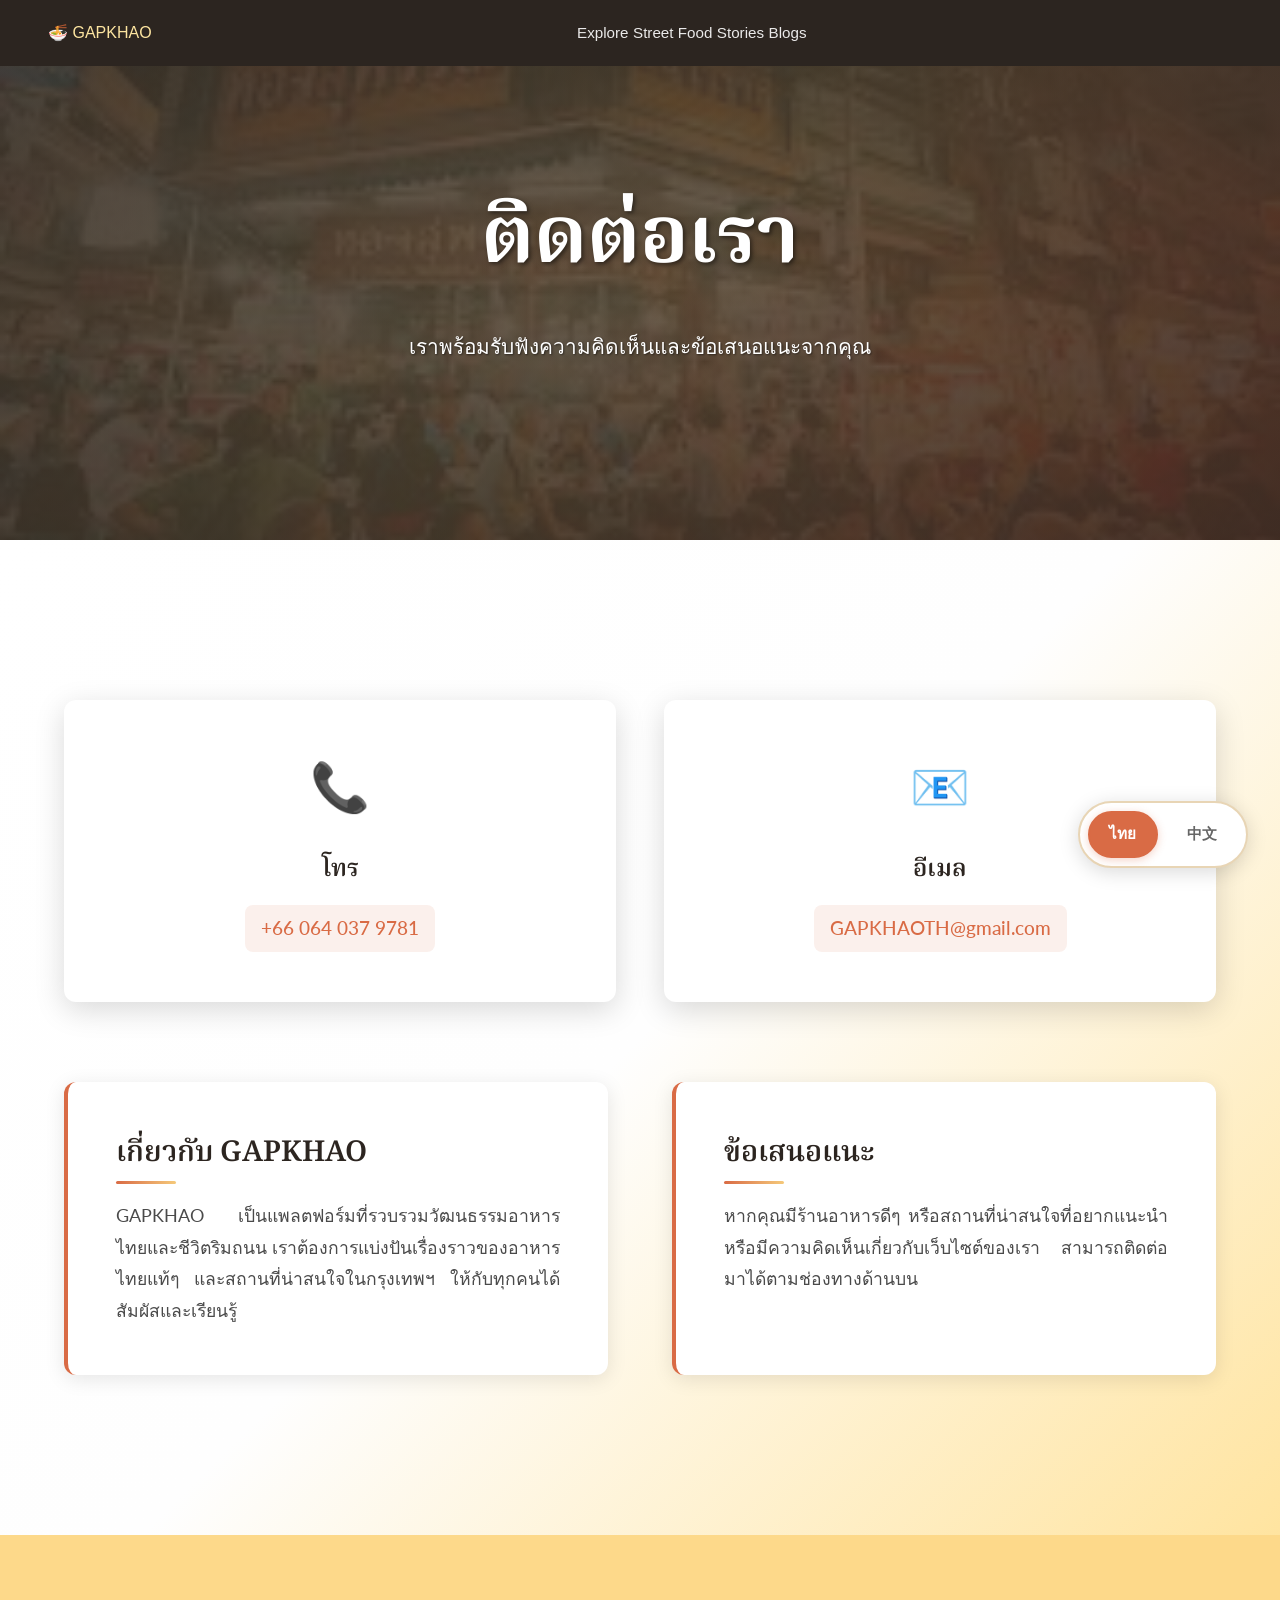
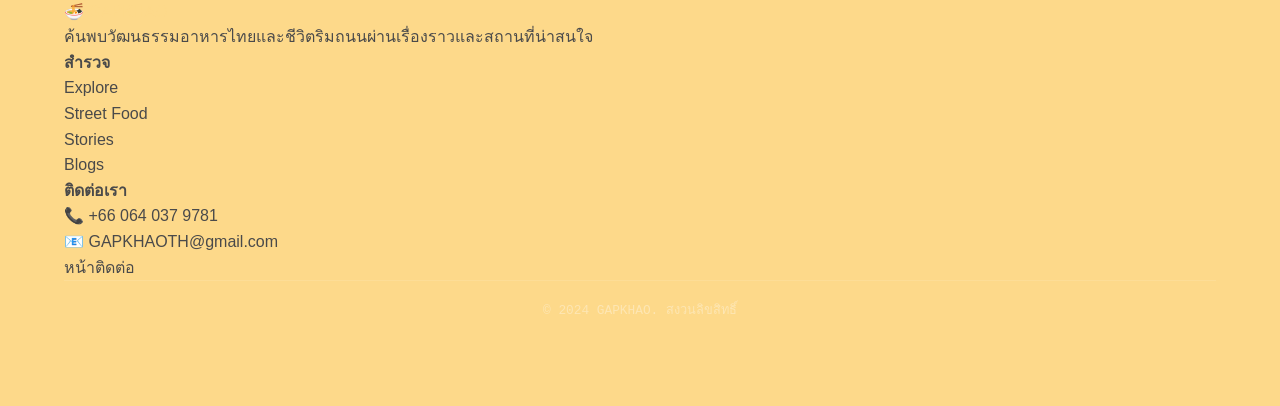
<file: GAPKHAO/contact.html>
<!DOCTYPE html>
<html lang="th">
<head>
    <meta charset="UTF-8">
    <meta name="viewport" content="width=device-width, initial-scale=1.0">
    <title>ติดต่อเรา - GAPKHAO | Thai Street Food Culture</title>
    <meta name="description" content="ติดต่อทีม GAPKHAO - ค้นพบวัฒนธรรมอาหารไทยและชีวิตริมถนน">
    
    <!-- Fonts -->
    <link rel="preconnect" href="https://fonts.googleapis.com">
    <link rel="preconnect" href="https://fonts.gstatic.com" crossorigin>
    <link href="https://fonts.googleapis.com/css2?family=Noto+Serif+Thai:wght@400;500;600;700&family=Lato:wght@300;400;500;600;700&display=swap" rel="stylesheet">
    
    <!-- Stylesheets -->
    <link rel="stylesheet" href="css/style.css">
    <link rel="stylesheet" href="css/contact.css">
    <link rel="stylesheet" href="css/language-switcher-cn.css">
</head>
<body>
    <!-- Navigation -->
    <nav class="navbar">
        <div class="nav-container">
            <div class="nav-logo">
                <a href="index.html">
                    <span class="logo-icon">🍜</span>
                    <span class="logo-text">GAPKHAO</span>
                </a>
            </div>
            
            <div class="nav-menu" id="navMenu">
                <a href="explore.html" class="nav-link" data-translate="nav-explore">Explore</a>
                <a href="street-food.html" class="nav-link" data-translate="nav-street-food">Street Food</a>
                <a href="stories.html" class="nav-link" data-translate="nav-stories">Stories</a>
                <a href="blogs.html" class="nav-link" data-translate="nav-blogs">Blogs</a>
            </div>
            
            <div class="nav-actions">
                <!-- Language Switcher -->
                <div class="language-switcher">
                    <button class="lang-btn active" data-lang="th">ไทย</button>
                    <button class="lang-btn" data-lang="zh">中文</button>
                </div>
                
                <div class="nav-toggle" id="navToggle">
                    <span></span>
                    <span></span>
                    <span></span>
                </div>
            </div>
        </div>
    </nav>

    <!-- Hero Section -->
    <section class="contact-hero">
        <div class="contact-hero-overlay"></div>
        <div class="contact-hero-content">
            <h1 class="contact-hero-title" data-translate="contact-title">ติดต่อเรา</h1>
            <p class="contact-hero-subtitle" data-translate="contact-subtitle">เราพร้อมรับฟังความคิดเห็นและข้อเสนอแนะจากคุณ</p>
        </div>
    </section>

    <!-- Contact Information -->
    <section class="contact-info">
        <div class="container">
            <div class="contact-info-grid">
                <div class="contact-card">
                    <div class="contact-icon">📞</div>
                    <h3 class="contact-label" data-translate="contact-phone-label">โทร</h3>
                    <a href="tel:+66640379781" class="contact-value">+66 064 037 9781</a>
                </div>
                
                <div class="contact-card">
                    <div class="contact-icon">📧</div>
                    <h3 class="contact-label" data-translate="contact-email-label">อีเมล</h3>
                    <a href="mailto:GAPKHAOTH@gmail.com" class="contact-value">GAPKHAOTH@gmail.com</a>
                </div>
            </div>
            
            <!-- Additional Contact Information -->
            <div class="contact-additional">
                <div class="contact-section">
                    <h3 class="contact-section-title" data-translate="contact-about-title">เกี่ยวกับ GAPKHAO</h3>
                    <p class="contact-section-text" data-translate="contact-about-text">
                        GAPKHAO เป็นแพลตฟอร์มที่รวบรวมวัฒนธรรมอาหารไทยและชีวิตริมถนน 
                        เราต้องการแบ่งปันเรื่องราวของอาหารไทยแท้ๆ และสถานที่น่าสนใจในกรุงเทพฯ 
                        ให้กับทุกคนได้สัมผัสและเรียนรู้
                    </p>
                </div>
                
                <div class="contact-section">
                    <h3 class="contact-section-title" data-translate="contact-feedback-title">ข้อเสนอแนะ</h3>
                    <p class="contact-section-text" data-translate="contact-feedback-text">
                        หากคุณมีร้านอาหารดีๆ หรือสถานที่น่าสนใจที่อยากแนะนำ 
                        หรือมีความคิดเห็นเกี่ยวกับเว็บไซต์ของเรา 
                        สามารถติดต่อมาได้ตามช่องทางด้านบน
                    </p>
                </div>
            </div>
        </div>
    </section>

    <!-- Footer -->
    <footer class="footer">
        <div class="container">
            <div class="footer-content">
                <div class="footer-section">
                    <div class="footer-logo">
                        <span class="logo-icon">🍜</span>
                        <span class="logo-text">GAPKHAO</span>
                    </div>
                    <p class="footer-description" data-translate="footer-description">
                        ค้นพบวัฒนธรรมอาหารไทยและชีวิtริมถนนผ่านเรื่องราวและสถานที่น่าสนใจ
                    </p>
                </div>
                
                <div class="footer-section">
                    <h4 class="footer-title" data-translate="footer-explore">สำรวจ</h4>
                    <ul class="footer-links">
                        <li><a href="explore.html" data-translate="nav-explore">Explore</a></li>
                        <li><a href="street-food.html" data-translate="nav-street-food">Street Food</a></li>
                        <li><a href="stories.html" data-translate="nav-stories">Stories</a></li>
                        <li><a href="blogs.html" data-translate="nav-blogs">Blogs</a></li>
                    </ul>
                </div>
                
                <div class="footer-section">
                    <h4 class="footer-title" data-translate="footer-contact">ติดต่อเรา</h4>
                    <ul class="footer-links">
                        <li><a href="tel:+66640379781">📞 +66 064 037 9781</a></li>
                        <li><a href="mailto:GAPKHAOTH@gmail.com">📧 GAPKHAOTH@gmail.com</a></li>
                        <li><a href="contact.html" data-translate="footer-contact-page">หน้าติดต่อ</a></li>
                    </ul>
                </div>
            </div>
            
            <div class="footer-bottom">
                <p>&copy; 2024 GAPKHAO. <span data-translate="footer-rights">สงวนลิขสิทธิ์</span></p>
            </div>
        </div>
    </footer>

    <!-- Scripts -->
    <script src="js/main.js"></script>
    <script src="js/language-switcher-cn.js"></script>
</body>
</html>
</file>
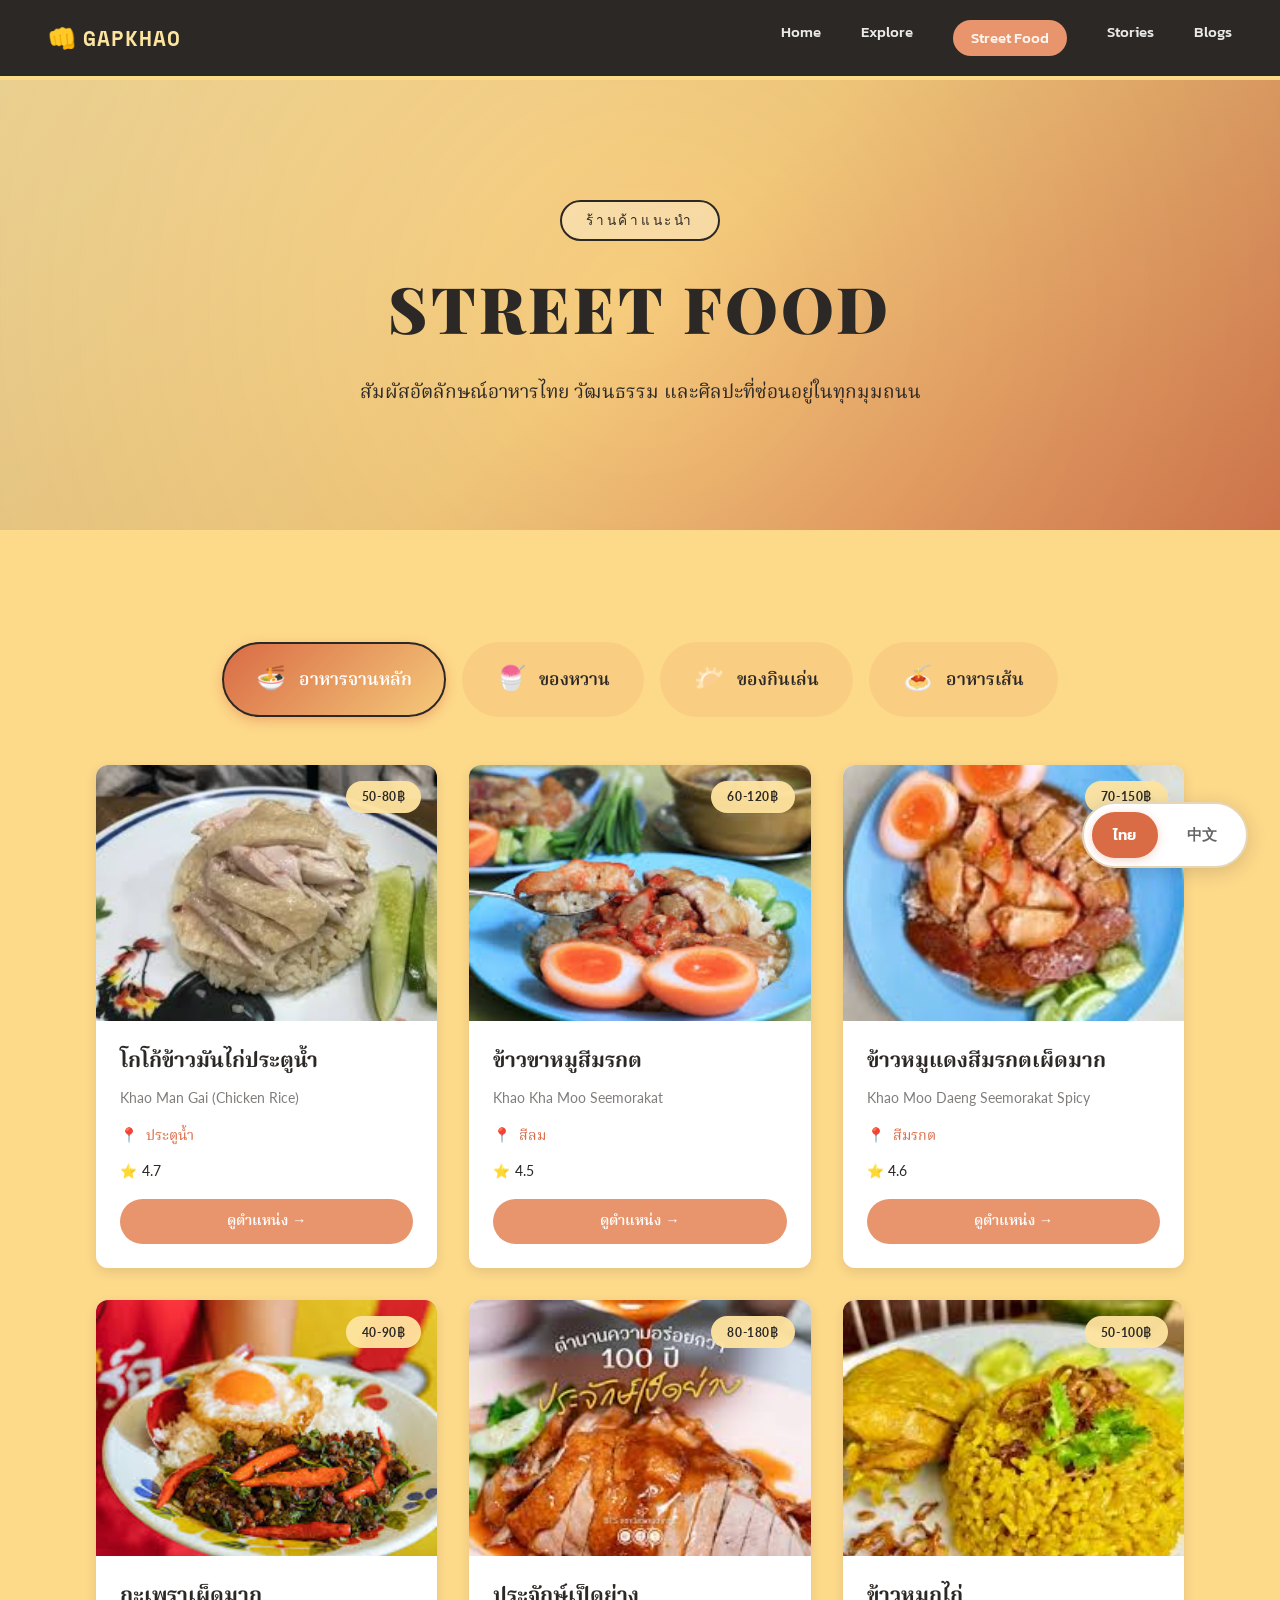
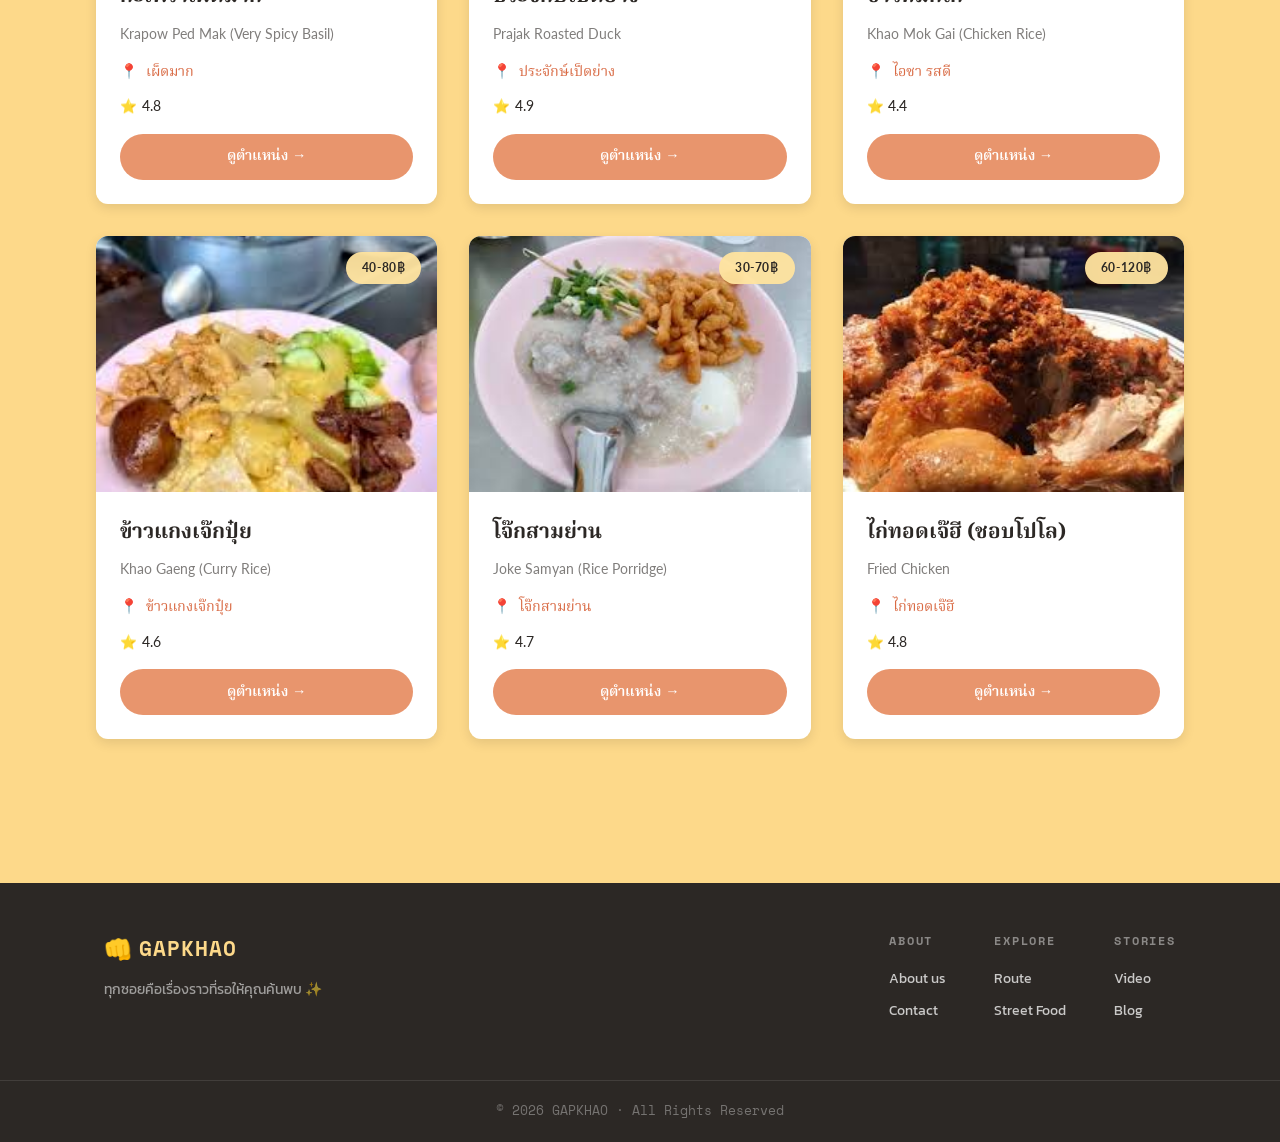
<file: GAPKHAO/street-food.html>
<!DOCTYPE html>
<html lang="th">
<head>
  <meta charset="UTF-8" />
  <meta name="viewport" content="width=device-width, initial-scale=1.0" />
  <meta name="description" content="GAPKHAO - Thai Street Food Categories" />
  <title>Street Food | GAPKHAO</title>
  <link rel="preconnect" href="https://fonts.googleapis.com" />
  <link rel="preconnect" href="https://fonts.gstatic.com" crossorigin />
  <link href="https://fonts.googleapis.com/css2?family=Playfair+Display:ital,wght@0,400;0,700;0,900;1,400;1,700&family=Kanit:wght@300;400;500;600;700&family=Space+Mono:wght@400;700&display=swap" rel="stylesheet" />
  <link rel="stylesheet" href="css/style.css" />
  <link rel="stylesheet" href="css/street-food.css" />
  <link rel="stylesheet" href="css/language-switcher-cn.css" />
</head>
<body>

  <!-- ========== NAVBAR ========== -->
  <header class="navbar scrolled" id="navbar">
    <div class="nav-container">
      <a href="index.html" class="logo">
        <span class="logo-fist">👊</span>
        <span class="logo-text">GAPKHAO</span>
      </a>
      <nav class="nav-links" id="navLinks">
        <a href="index.html" class="nav-link" data-translate="navbar.home">Home</a>
        <a href="explore.html" class="nav-link" data-translate="navbar.explore">Explore</a>
        <a href="street-food.html" class="nav-link nav-link--active" data-translate="navbar.streetFood">Street Food</a>
        <a href="stories.html" class="nav-link" data-translate="navbar.stories">Stories</a>
        <a href="blogs.html" class="nav-link" data-translate="navbar.blogs">Blogs</a>
      </nav>
      <button class="hamburger" id="hamburger" aria-label="Toggle menu">
        <span></span><span></span><span></span>
      </button>
    </div>
  </header>

  <!-- Language Switcher -->
  <div class="language-switcher" id="languageSwitcher">
    <button class="lang-btn active" data-lang="th">ไทย</button>
    <button class="lang-btn" data-lang="zh">中文</button>
  </div>

  <main style="padding-top: 80px;">

    <!-- ========== HERO SECTION ========== -->
    <section class="street-food-hero">
      <div class="hero-overlay"></div>
      <div class="hero-content">
        <span class="hero-eyebrow" data-translate="streetFood.eyebrow">ร้านค้าแนะนำ</span>
        <h1 class="hero-title" data-translate="streetFood.title">Street Food</h1>
        <p class="hero-subtitle" data-translate="streetFood.subtitle">สัมผัสอัตลักษณ์อาหารไทย วัฒนธรรม และศิลปะที่ซ่อนอยู่ในทุกมุมถนน</p>
      </div>
    </section>

    <!-- ========== CATEGORY TABS ========== -->
    <section class="category-section">
      <div class="container">
        <div class="category-tabs">
          <button class="category-tab active" data-category="main">
            <span class="tab-icon">🍜</span>
            <span class="tab-text" data-translate="category.main">อาหารจานหลัก</span>
          </button>
          <button class="category-tab" data-category="dessert">
            <span class="tab-icon">🍧</span>
            <span class="tab-text" data-translate="category.dessert">ของหวาน</span>
          </button>
          <button class="category-tab" data-category="snack">
            <span class="tab-icon">🥟</span>
            <span class="tab-text" data-translate="category.snack">ของกินเล่น</span>
          </button>
          <button class="category-tab" data-category="noodle">
            <span class="tab-icon">🍝</span>
            <span class="tab-text" data-translate="category.noodle">อาหารเส้น</span>
          </button>
        </div>

        <!-- ========== FOOD GRID ========== -->
        <div class="food-grid" id="foodGrid">
          <!-- Food cards will be dynamically inserted here -->
        </div>
      </div>
    </section>

  </main>

  <!-- ========== FOOTER ========== -->
  <footer class="site-footer">
    <div class="footer-inner">
      <div class="footer-brand">
        <a href="index.html" class="logo logo--light">
          <span class="logo-fist">👊</span>
          <span class="logo-text">GAPKHAO</span>
        </a>
        <p data-translate="footer.tagline">ทุกซอยคือเรื่องราวที่รอให้คุณค้นพบ ✨</p>
      </div>

      <nav class="footer-nav">
        <div class="footer-col">
          <h4 data-translate="footer.about">ABOUT</h4>
          <a href="#" data-translate="footer.aboutUs">About us</a>
          <a href="contact.html" data-translate="footer.contact">Contact</a>
        </div>
        <div class="footer-col">
          <h4 data-translate="footer.explore">EXPLORE</h4>
          <a href="explore.html" data-translate="footer.route">Route</a>
          <a href="street-food.html" data-translate="footer.streetFood">Street Food</a>
        </div>
        <div class="footer-col">
          <h4 data-translate="footer.stories">STORIES</h4>
          <a href="stories.html" data-translate="footer.video">Video</a>
          <a href="blogs.html" data-translate="footer.blog">Blog</a>
        </div>
      </nav>
    </div>
    <div class="footer-bottom">
      <p data-translate="footer.copyright">© 2026 GAPKHAO · All Rights Reserved</p>
    </div>
  </footer>

  <!-- Location Modal -->
  <div class="location-modal-overlay" id="locationModal">
    <!-- Modal content will be dynamically inserted -->
  </div>

  <!-- Toast notification -->
  <div class="toast" id="toast"></div>

  <script src="js/main.js"></script>
  <script src="js/street-food.js"></script>
  <script src="js/language-switcher-cn.js"></script>
</body>
</html>
</file>
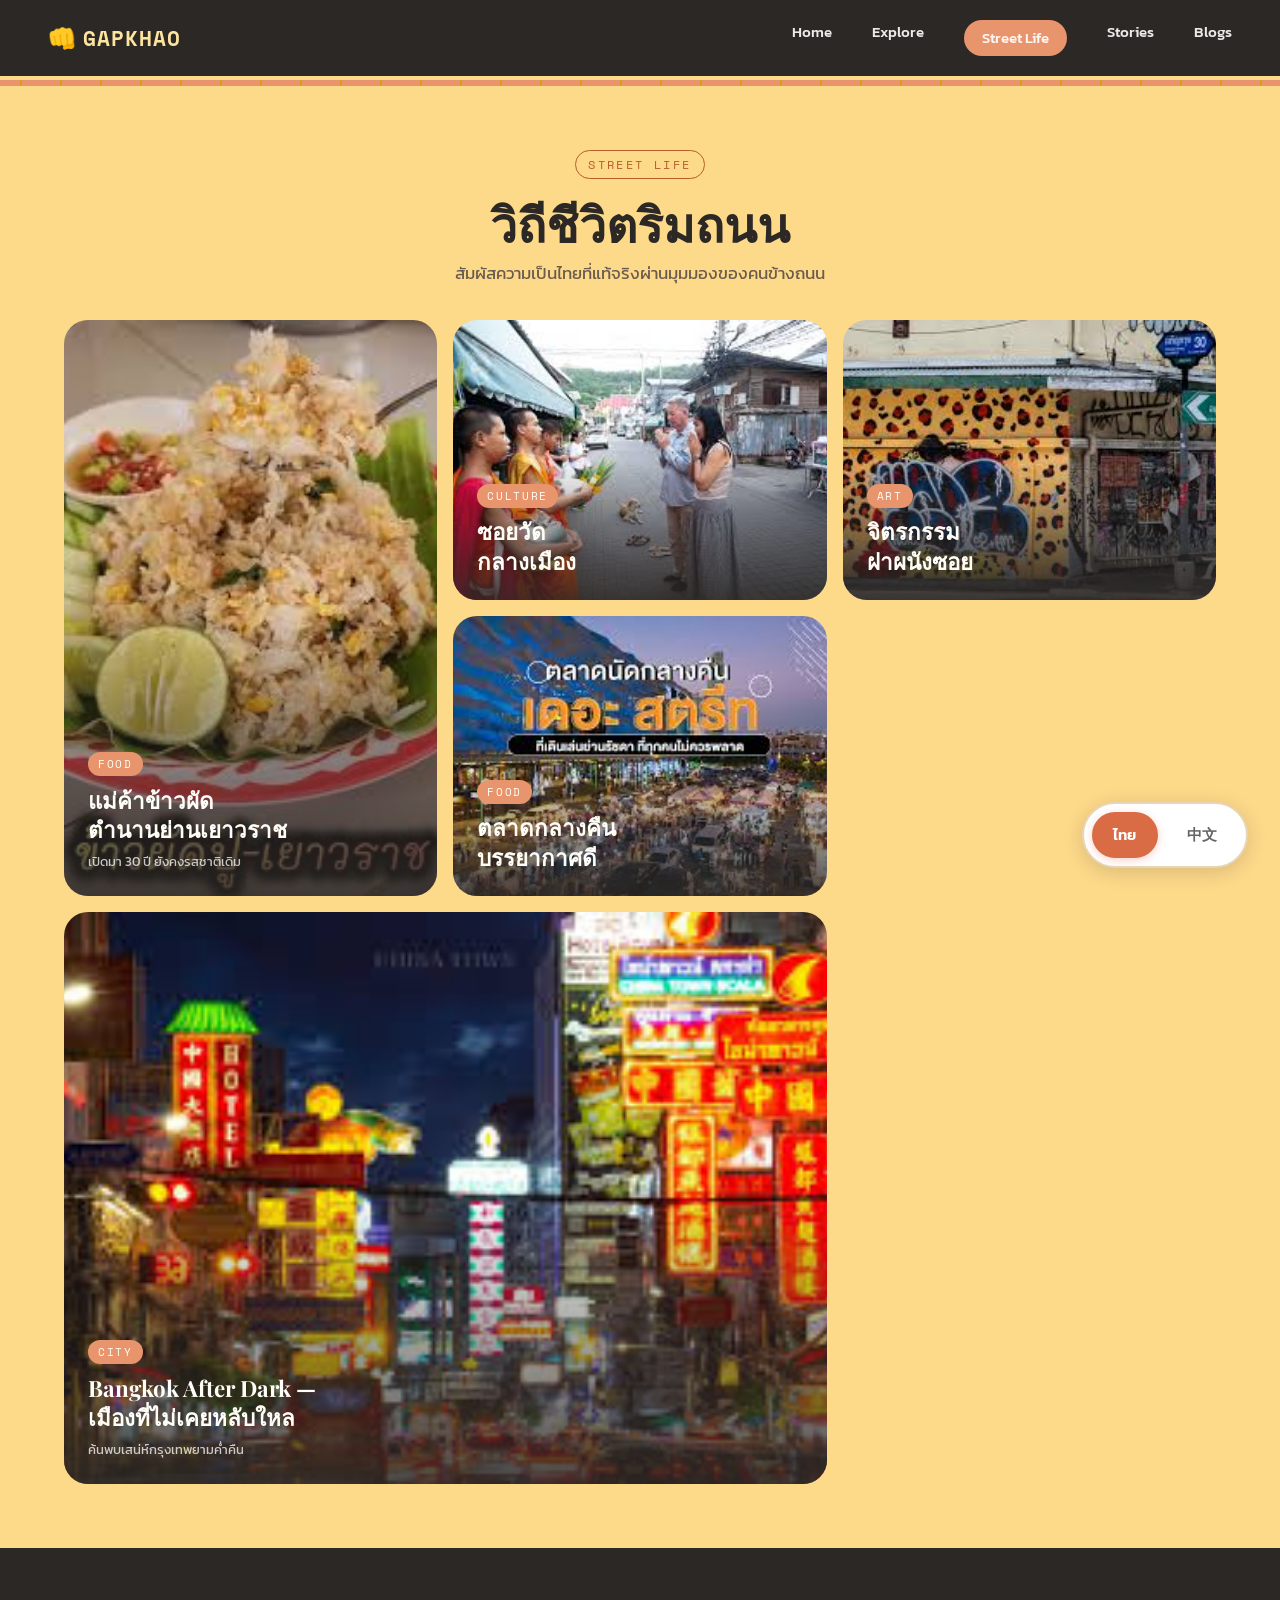
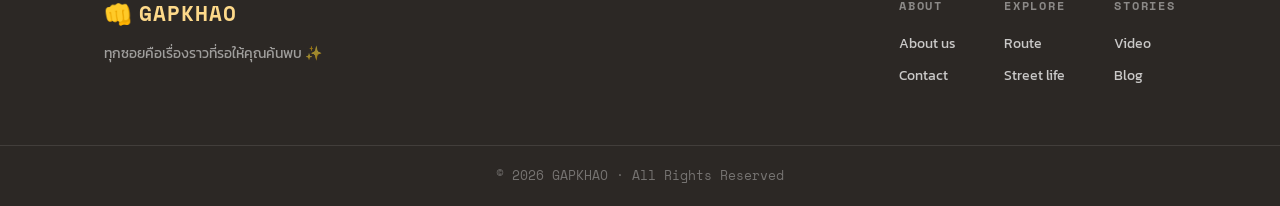
<file: GAPKHAO/street-life.html>
<!DOCTYPE html>
<html lang="th">
<head>
  <meta charset="UTF-8" />
  <meta name="viewport" content="width=device-width, initial-scale=1.0" />
  <meta name="description" content="GAPKHAO - Thai Street Life" />
  <title>Street Life | GAPKHAO</title>
  <link rel="preconnect" href="https://fonts.googleapis.com" />
  <link rel="preconnect" href="https://fonts.gstatic.com" crossorigin />
  <link href="https://fonts.googleapis.com/css2?family=Playfair+Display:ital,wght@0,400;0,700;0,900;1,400;1,700&family=Kanit:wght@300;400;500;600;700&family=Space+Mono:wght@400;700&display=swap" rel="stylesheet" />
  <link rel="stylesheet" href="css/style.css" />
  <link rel="stylesheet" href="css/street-life-stories.css" />
  <link rel="stylesheet" href="css/language-switcher-cn.css" />
</head>
<body>

  <!-- ========== NAVBAR ========== -->
  <header class="navbar scrolled" id="navbar">
    <div class="nav-container">
      <a href="index.html" class="logo">
        <span class="logo-fist">👊</span>
        <span class="logo-text">GAPKHAO</span>
      </a>
      <nav class="nav-links" id="navLinks">
        <a href="index.html" class="nav-link" data-translate="navbar.home">Home</a>
        <a href="explore.html" class="nav-link" data-translate="navbar.explore">Explore</a>
        <a href="street-life.html" class="nav-link nav-link--active" data-translate="navbar.streetLife">Street Life</a>
        <a href="stories.html" class="nav-link" data-translate="navbar.stories">Stories</a>
        <a href="blogs.html" class="nav-link" data-translate="navbar.blogs">Blogs</a>
      </nav>
      <button class="hamburger" id="hamburger" aria-label="Toggle menu">
        <span></span><span></span><span></span>
      </button>
    </div>
  </header>

  <!-- Language Switcher -->
  <div class="language-switcher" id="languageSwitcher">
    <button class="lang-btn active" data-lang="th">ไทย</button>
    <button class="lang-btn" data-lang="zh">中文</button>
  </div>

  <main style="padding-top: 80px;">

    <!-- ========== STREET LIFE ========== -->
    <section class="street-life-section" id="street-life">
      <div class="container">
        <div class="section-header reveal">
          <span class="section-tag" data-translate="streetLife.tag">Street Life</span>
          <h2 class="section-title" data-translate="streetLife.title">วิถีชีวิตริมถนน</h2>
          <p class="section-sub" data-translate="streetLife.subtitle">สัมผัสความเป็นไทยที่แท้จริงผ่านมุมมองของคนข้างถนน</p>
        </div>

        <div class="street-grid">
          <article class="street-card street-card--tall reveal" style="--delay:0s" data-story-id="fried-rice-legend">
            <img src="street-life-images/fried-rice-vendor.jpg" 
                 onerror="this.src='https://images.unsplash.com/photo-1562802378-063ec186a863?w=600&q=80'" 
                 alt="Thai street food vendor" 
                 loading="lazy" />
            <div class="street-card-overlay">
              <span class="street-card-tag" data-translate="streetLife.card1.tag">Food</span>
              <h3 data-translate="streetLife.card1.title">แม่ค้าข้าวผัด<br />ตำนานย่านเยาวราช</h3>
              <p data-translate="streetLife.card1.desc">เปิดมา 30 ปี ยังคงรสชาติเดิม</p>
            </div>
          </article>
          <article class="street-card reveal" style="--delay:0.1s" data-story-id="temple-alley">
            <img src="street-life-images/temple-alley.jpg" 
                 onerror="this.src='https://images.unsplash.com/photo-1558618666-fcd25c85cd64?w=600&q=80'" 
                 alt="Thai temple street" 
                 loading="lazy" />
            <div class="street-card-overlay">
              <span class="street-card-tag" data-translate="streetLife.card2.tag">Culture</span>
              <h3 data-translate="streetLife.card2.title">ซอยวัด<br />กลางเมือง</h3>
            </div>
          </article>
          <article class="street-card reveal" style="--delay:0.2s" data-story-id="street-murals">
            <img src="street-life-images/street-murals.jpg" 
                 onerror="this.src='https://images.unsplash.com/photo-1504674900247-0877df9cc836?w=600&q=80'" 
                 alt="Thai food" 
                 loading="lazy" />
            <div class="street-card-overlay">
              <span class="street-card-tag" data-translate="streetLife.card3.tag">Art</span>
              <h3 data-translate="streetLife.card3.title">จิตรกรรม<br />ฝาผนังซอย</h3>
            </div>
          </article>
          <article class="street-card reveal" style="--delay:0.3s" data-story-id="night-market">
            <img src="street-life-images/night-market.jpg" 
                 onerror="this.src='https://images.unsplash.com/photo-1555396273-367ea4eb4db5?w=600&q=80'" 
                 alt="Night market" 
                 loading="lazy" />
            <div class="street-card-overlay">
              <span class="street-card-tag" data-translate="streetLife.card4.tag">Food</span>
              <h3 data-translate="streetLife.card4.title">ตลาดกลางคืน<br />บรรยากาศดี</h3>
            </div>
          </article>
          <article class="street-card street-card--wide reveal" style="--delay:0.15s" data-story-id="bangkok-after-dark">
            <img src="street-life-images/bangkok-night.jpg" 
                 onerror="this.src='https://images.unsplash.com/photo-1563245372-f21724e3856d?w=900&q=80'" 
                 alt="Bangkok night" 
                 loading="lazy" />
            <div class="street-card-overlay">
              <span class="street-card-tag" data-translate="streetLife.card5.tag">City</span>
              <h3 data-translate="streetLife.card5.title">Bangkok After Dark —<br />เมืองที่ไม่เคยหลับใหล</h3>
              <p data-translate="streetLife.card5.desc">ค้นพบเสน่ห์กรุงเทพยามค่ำคืน</p>
            </div>
          </article>
        </div>
      </div>
    </section>

  </main>

  <!-- ========== FOOTER ========== -->
  <footer class="site-footer">
    <div class="footer-inner">
      <div class="footer-brand">
        <a href="index.html" class="logo logo--light">
          <span class="logo-fist">👊</span>
          <span class="logo-text">GAPKHAO</span>
        </a>
        <p>ทุกซอยคือเรื่องราวที่รอให้คุณค้นพบ ✨</p>
      </div>

      <nav class="footer-nav">
        <div class="footer-col">
          <h4 data-translate="footer.about">ABOUT</h4>
          <a href="#" data-translate="footer.aboutUs">About us</a>
          <a href="contact.html" data-translate="footer.contact">Contact</a>
        </div>
        <div class="footer-col">
          <h4 data-translate="footer.explore">EXPLORE</h4>
          <a href="explore.html" data-translate="footer.route">Route</a>
          <a href="street-life.html" data-translate="footer.streetLife">Street life</a>
        </div>
        <div class="footer-col">
          <h4 data-translate="footer.stories">STORIES</h4>
          <a href="stories.html" data-translate="footer.video">Video</a>
          <a href="blogs.html" data-translate="footer.blog">Blog</a>
        </div>
      </nav>
    </div>
    <div class="footer-bottom">
      <p data-translate="footer.copyright">© 2026 GAPKHAO · All Rights Reserved</p>
    </div>
  </footer>

  <!-- Toast notification -->
  <div class="toast" id="toast"></div>

  <script src="js/main.js"></script>
  <script src="js/street-life-stories.js"></script>
  <script src="js/language-switcher-cn.js"></script>
</body>
</html>
</file>
<file: GAPKHAO/css/style.css>
/* ============================================================
   GAPKHAO — Thai Street Culture Website
   CSS Design System + Full Styles
   ============================================================ */

/* ── CSS Variables / Design Tokens ─────────────────────────── */
:root {
  /* Brand Palette (from spec image) */
  --color-header:       #2c2825;  /* Deep charcoal */
  --color-highlight:    #fde5a0;  /* Warm honey */
  --color-bg:           #fdd98a;  /* Golden amber */
  --color-bg-dark:      #e8956d;  /* Terra cotta */

  /* Extended palette */
  --color-text:         #1a1410;
  --color-text-light:   #6b5b4e;
  --color-white:        #fffdf7;
  --color-accent:       #d4a017;  /* Thai gold */
  --color-accent2:      #b85c2a;  /* Brick red */

  /* Typography */
  --font-display:       'Playfair Display', Georgia, serif;
  --font-body:          'Kanit', sans-serif;
  --font-mono:          'Space Mono', monospace;

  /* Spacing */
  --space-xs:  0.5rem;
  --space-sm:  1rem;
  --space-md:  2rem;
  --space-lg:  4rem;
  --space-xl:  6rem;

  /* Motion */
  --ease-out:  cubic-bezier(0.22, 1, 0.36, 1);
  --ease-in-out: cubic-bezier(0.65, 0, 0.35, 1);

  /* Borders */
  --radius-sm:  8px;
  --radius-md:  16px;
  --radius-lg:  24px;
  --radius-pill: 9999px;

  /* Shadows */
  --shadow-sm:  0 2px 8px rgba(44,40,37,0.12);
  --shadow-md:  0 8px 32px rgba(44,40,37,0.18);
  --shadow-lg:  0 24px 64px rgba(44,40,37,0.22);
}

/* ── Reset & Base ────────────────────────────────────────────── */
*, *::before, *::after { box-sizing: border-box; margin: 0; padding: 0; }

html {
  scroll-behavior: smooth;
  scroll-padding-top: 80px;
}

body {
  font-family: var(--font-body);
  background-color: var(--color-bg);
  color: var(--color-text);
  line-height: 1.6;
  overflow-x: hidden;
}

img { display: block; width: 100%; height: 100%; object-fit: cover; }
a { text-decoration: none; color: inherit; }
ul { list-style: none; }
button { cursor: pointer; border: none; background: none; font-family: inherit; }

/* ── Container ───────────────────────────────────────────────── */
.container {
  width: min(90%, 1200px);
  margin-inline: auto;
  padding-block: var(--space-lg);
}

/* ── Typography ─────────────────────────────────────────────── */
.section-tag {
  display: inline-block;
  font-family: var(--font-mono);
  font-size: 0.75rem;
  text-transform: uppercase;
  letter-spacing: 0.2em;
  color: var(--color-accent2);
  border: 1.5px solid var(--color-accent2);
  padding: 4px 12px;
  border-radius: var(--radius-pill);
  margin-bottom: 1rem;
}

.section-title {
  font-family: var(--font-display);
  font-size: clamp(1.8rem, 4vw, 3rem);
  font-weight: 700;
  color: var(--color-header);
  line-height: 1.2;
}

.section-sub {
  color: var(--color-text-light);
  font-size: 1.05rem;
  margin-top: 0.5rem;
}

.section-header {
  text-align: center;
  margin-bottom: var(--space-md);
}

/* ── Buttons ─────────────────────────────────────────────────── */
.btn {
  display: inline-flex;
  align-items: center;
  gap: 0.5rem;
  padding: 14px 32px;
  border-radius: var(--radius-pill);
  font-family: var(--font-body);
  font-weight: 600;
  font-size: 0.95rem;
  transition: transform 0.2s var(--ease-out), box-shadow 0.2s, background 0.2s;
  letter-spacing: 0.04em;
}

.btn:hover { transform: translateY(-2px); box-shadow: var(--shadow-md); }
.btn:active { transform: translateY(0); }

.btn--primary {
  background: var(--color-bg-dark);
  color: var(--color-white);
}
.btn--primary:hover { background: var(--color-accent2); }

.btn--outline {
  border: 2px solid var(--color-white);
  color: var(--color-white);
}
.btn--outline:hover { background: rgba(255,255,255,0.15); }

.btn--sm { padding: 8px 18px; font-size: 0.8rem; }
.btn--full { width: 100%; justify-content: center; }

/* ── Navbar ─────────────────────────────────────────────────── */
.navbar {
  position: fixed;
  top: 0; left: 0; right: 0;
  z-index: 1000;
  background: var(--color-header);
  box-shadow: var(--shadow-md);
  transition: background 0.4s, box-shadow 0.4s;
}

.navbar.scrolled {
  background: var(--color-header);
  box-shadow: var(--shadow-md);
}

/* Ensure navbar text is always readable on non-home pages */
.navbar:not(:has(~ .hero)) {
  background: var(--color-header) !important;
}

.navbar:not(:has(~ .hero)) .logo-text {
  color: var(--color-highlight) !important;
}

.navbar:not(:has(~ .hero)) .nav-link {
  color: rgba(255,255,255,0.9) !important;
}

/* Home page hero - transparent navbar */
.hero ~ .navbar,
body > .navbar:first-of-type {
  background: transparent;
  box-shadow: none;
}

body > .navbar:first-of-type:not(.scrolled) {
  background: transparent;
  box-shadow: none;
}

.nav-container {
  display: flex;
  align-items: center;
  justify-content: space-between;
  padding: 20px clamp(1rem, 4vw, 3rem);
  max-width: 1400px;
  margin-inline: auto;
}

.logo {
  display: flex;
  align-items: center;
  gap: 6px;
  font-family: var(--font-mono);
  font-weight: 700;
  font-size: 1.3rem;
  letter-spacing: 0.05em;
}

.logo-fist { font-size: 1.4rem; }
.logo-text { color: var(--color-bg); }
.navbar:not(.scrolled) .logo-text { color: var(--color-highlight); }

.nav-links {
  display: flex;
  gap: 2.5rem;
}

.nav-link {
  font-family: var(--font-body);
  font-weight: 500;
  color: rgba(255,255,255,0.85);
  font-size: 0.95rem;
  position: relative;
  transition: color 0.2s;
}

.nav-link::after {
  content: '';
  position: absolute;
  bottom: -4px; left: 0;
  width: 0; height: 2px;
  background: var(--color-bg);
  transition: width 0.3s var(--ease-out);
}

.nav-link:hover, .nav-link--active { color: var(--color-highlight); }
.nav-link:hover::after, .nav-link--active::after { width: 100%; }

.nav-link--active {
  background: var(--color-bg-dark);
  padding: 6px 18px;
  border-radius: var(--radius-pill);
  color: var(--color-white);
}
.nav-link--active::after { display: none; }

/* Hamburger */
.hamburger {
  display: none;
  flex-direction: column;
  gap: 5px;
  padding: 4px;
}
.hamburger span {
  display: block;
  width: 24px; height: 2px;
  background: var(--color-white);
  border-radius: 2px;
  transition: transform 0.3s, opacity 0.3s;
}
.hamburger.open span:nth-child(1) { transform: translateY(7px) rotate(45deg); }
.hamburger.open span:nth-child(2) { opacity: 0; }
.hamburger.open span:nth-child(3) { transform: translateY(-7px) rotate(-45deg); }

/* ── Hero ────────────────────────────────────────────────────── */
.hero {
  position: relative;
  min-height: 100svh;
  display: flex;
  align-items: center;
  justify-content: center;
  overflow: hidden;
}

.hero-bg {
  position: absolute;
  inset: 0;
}

.hero-overlay {
  position: absolute;
  inset: 0;
  background: linear-gradient(
    135deg,
    rgba(44,40,37,0.82) 0%,
    rgba(44,40,37,0.55) 50%,
    rgba(44,40,37,0.7) 100%
  );
  z-index: 1;
}

.hero-img-grid {
  display: grid;
  grid-template-columns: 1fr 1fr;
  grid-template-rows: 1fr 1fr;
  height: 100%;
}

.hero-img-cell {
  background-size: cover;
  background-position: center;
  transition: transform 8s ease;
  animation: kenburns 12s ease-in-out infinite alternate;
}

.hero-img-cell:nth-child(2) { animation-delay: -3s; }
.hero-img-cell:nth-child(3) { animation-delay: -6s; }
.hero-img-cell:nth-child(4) { animation-delay: -9s; }

@keyframes kenburns {
  from { transform: scale(1); }
  to   { transform: scale(1.08); }
}

.hero-content {
  position: relative;
  z-index: 2;
  text-align: center;
  color: var(--color-white);
  padding: 2rem;
  max-width: 800px;
}

.hero-eyebrow {
  font-family: var(--font-mono);
  font-size: 0.8rem;
  letter-spacing: 0.35em;
  text-transform: uppercase;
  color: var(--color-highlight);
  margin-bottom: 1.5rem;
}

.hero-headline {
  font-family: var(--font-display);
  font-size: clamp(2.5rem, 7vw, 5.5rem);
  font-weight: 900;
  line-height: 1.05;
  margin-bottom: 1.5rem;
  text-shadow: 0 4px 24px rgba(0,0,0,0.4);
}

.hero-tagline {
  font-size: clamp(1rem, 2vw, 1.2rem);
  color: rgba(255,255,255,0.88);
  margin-bottom: 2.5rem;
  line-height: 1.8;
}

.hero-cta {
  display: flex;
  gap: 1rem;
  justify-content: center;
  flex-wrap: wrap;
}

.hero-cta .btn--primary { background: var(--color-bg-dark); }

/* Scroll hint */
.hero-scroll-hint {
  position: absolute;
  bottom: 2rem; left: 50%;
  transform: translateX(-50%);
  z-index: 2;
  display: flex;
  flex-direction: column;
  align-items: center;
  gap: 0.5rem;
  color: rgba(255,255,255,0.6);
  font-family: var(--font-mono);
  font-size: 0.7rem;
  letter-spacing: 0.2em;
}

.scroll-line {
  width: 1px;
  height: 48px;
  background: linear-gradient(to bottom, rgba(255,255,255,0.6), transparent);
  animation: scrollPulse 2s ease-in-out infinite;
}

@keyframes scrollPulse {
  0%, 100% { transform: scaleY(1); opacity: 0.6; }
  50%       { transform: scaleY(1.2); opacity: 1; }
}

/* ── Ticker Strip ────────────────────────────────────────────── */
.ticker-strip {
  background: var(--color-header);
  color: var(--color-highlight);
  padding: 14px 0;
  overflow: hidden;
  white-space: nowrap;
}

.ticker-track {
  display: inline-flex;
  gap: 2rem;
  animation: ticker 25s linear infinite;
}

.ticker-track span {
  font-family: var(--font-display);
  font-size: 1rem;
  font-style: italic;
}

.ticker-dot { color: var(--color-bg-dark); font-style: normal !important; }

@keyframes ticker {
  from { transform: translateX(0); }
  to   { transform: translateX(-50%); }
}

/* ── Explore Section ─────────────────────────────────────────── */
.explore-section {
  background: var(--color-white);
}

.explore-layout {
  display: grid;
  grid-template-columns: 340px 1fr;
  gap: var(--space-md);
  align-items: start;
}

/* Filter Sidebar */
.explore-sidebar {
  background: var(--color-header);
  border-radius: var(--radius-lg);
  padding: 1.5rem;
  color: var(--color-white);
}

.filter-tabs {
  display: flex;
  gap: 0.5rem;
  flex-wrap: wrap;
  margin-bottom: 1.25rem;
}

.filter-btn {
  padding: 6px 16px;
  border-radius: var(--radius-pill);
  font-size: 0.85rem;
  font-weight: 600;
  background: rgba(255,255,255,0.1);
  color: rgba(255,255,255,0.7);
  transition: all 0.2s;
}

.filter-btn.active, .filter-btn:hover {
  background: var(--color-bg-dark);
  color: var(--color-white);
}

.filter-distance {
  margin-bottom: 1rem;
  font-size: 0.82rem;
  font-family: var(--font-mono);
  color: rgba(255,255,255,0.6);
}

.filter-distance input[type=range] {
  width: 100%;
  margin-top: 0.5rem;
  accent-color: var(--color-bg-dark);
}

.results-count {
  font-family: var(--font-mono);
  font-size: 0.75rem;
  color: rgba(255,255,255,0.5);
  margin-bottom: 1rem;
}

.place-list { display: flex; flex-direction: column; gap: 0.75rem; }

.place-card {
  display: flex;
  align-items: center;
  gap: 0.75rem;
  padding: 0.85rem 1rem;
  border-radius: var(--radius-md);
  background: rgba(255,255,255,0.06);
  border: 1.5px solid transparent;
  cursor: pointer;
  transition: all 0.25s;
}

.place-card:hover, .place-card.active {
  background: rgba(255,255,255,0.12);
  border-color: var(--color-bg-dark);
}

.place-card.active { border-color: var(--color-highlight); }

.place-pin { font-size: 1.2rem; flex-shrink: 0; }

.place-info strong {
  display: block;
  font-size: 0.9rem;
  font-weight: 600;
  color: var(--color-white);
}

.place-info span {
  font-size: 0.77rem;
  color: rgba(255,255,255,0.55);
}

/* Map */
.explore-map {
  position: relative;
  border-radius: var(--radius-lg);
  overflow: hidden;
  box-shadow: var(--shadow-lg);
  min-height: 480px;
}

.map-placeholder {
  position: relative;
  height: 480px;
}

.map-placeholder img {
  width: 100%;
  height: 100%;
  object-fit: cover;
  filter: saturate(0.8);
}

/* Map pins */
.map-pin {
  position: absolute;
  width: 18px; height: 18px;
  border-radius: 50%;
  background: var(--color-bg-dark);
  border: 3px solid white;
  box-shadow: 0 2px 8px rgba(0,0,0,0.3);
  cursor: pointer;
}

.pin-1 { top: 42%; left: 55%; }
.pin-2 { top: 28%; left: 38%; }
.pin-3 { top: 60%; left: 70%; }

.map-popup {
  display: none;
  position: absolute;
  bottom: 130%;
  left: 50%;
  transform: translateX(-50%);
  background: var(--color-header);
  color: var(--color-white);
  border-radius: var(--radius-md);
  padding: 1rem;
  width: 200px;
  box-shadow: var(--shadow-lg);
  text-align: center;
  gap: 0.5rem;
  flex-direction: column;
}

.map-pin:hover .map-popup { display: flex; }

.map-popup strong { font-size: 0.9rem; display: block; margin-bottom: 4px; }
.map-popup span { font-size: 0.75rem; color: rgba(255,255,255,0.65); display: block; margin-bottom: 0.75rem; }

/* ── Street Life Section ─────────────────────────────────────── */
.street-life-section {
  background: var(--color-bg);
}

.street-grid {
  display: grid;
  grid-template-columns: repeat(3, 1fr);
  grid-template-rows: auto auto;
  gap: 16px;
}

.street-card {
  position: relative;
  border-radius: var(--radius-lg);
  overflow: hidden;
  aspect-ratio: 4/3;
  cursor: pointer;
}

.street-card--tall {
  grid-row: span 2;
  aspect-ratio: unset;
}

.street-card--wide {
  grid-column: span 2;
}

.street-card img {
  transition: transform 0.6s var(--ease-out);
}

.street-card:hover img { transform: scale(1.06); }

.street-card-overlay {
  position: absolute;
  inset: 0;
  background: linear-gradient(to top, rgba(44,40,37,0.85) 0%, transparent 50%);
  display: flex;
  flex-direction: column;
  justify-content: flex-end;
  padding: 1.5rem;
  color: var(--color-white);
  transition: background 0.3s;
}

.street-card:hover .street-card-overlay {
  background: linear-gradient(to top, rgba(44,40,37,0.92) 0%, rgba(44,40,37,0.2) 60%);
}

.street-card-tag {
  display: inline-block;
  font-family: var(--font-mono);
  font-size: 0.7rem;
  letter-spacing: 0.15em;
  text-transform: uppercase;
  background: var(--color-bg-dark);
  padding: 3px 10px;
  border-radius: var(--radius-pill);
  margin-bottom: 0.6rem;
  width: fit-content;
}

.street-card-overlay h3 {
  font-family: var(--font-display);
  font-size: clamp(1rem, 2vw, 1.4rem);
  line-height: 1.3;
}

.street-card-overlay p {
  font-size: 0.82rem;
  color: rgba(255,255,255,0.75);
  margin-top: 0.4rem;
}

/* ── Stories / Blog Section ──────────────────────────────────── */
.stories-section {
  background: var(--color-highlight);
}

.stories-layout {
  display: grid;
  grid-template-columns: 1fr 1fr;
  gap: var(--space-md);
  align-items: start;
}

.stories-col-title {
  font-family: var(--font-display);
  font-size: 1.3rem;
  font-weight: 700;
  margin-bottom: 1.25rem;
  color: var(--color-header);
}

/* Video feature */
.video-feature { margin-bottom: 1.25rem; }

.video-thumb {
  position: relative;
  border-radius: var(--radius-md);
  overflow: hidden;
  aspect-ratio: 16/9;
  box-shadow: var(--shadow-md);
}

.play-btn {
  position: absolute;
  top: 50%; left: 50%;
  transform: translate(-50%, -50%);
  width: 56px; height: 56px;
  border-radius: 50%;
  background: var(--color-bg-dark);
  color: white;
  font-size: 1.2rem;
  display: flex;
  align-items: center;
  justify-content: center;
  box-shadow: var(--shadow-md);
  transition: transform 0.2s, background 0.2s;
}

.play-btn:hover { transform: translate(-50%, -50%) scale(1.1); background: var(--color-accent2); }

.play-btn--sm { width: 36px; height: 36px; font-size: 0.8rem; }

.video-meta { padding: 0.75rem 0; }
.video-meta h4 { font-size: 0.95rem; font-weight: 600; line-height: 1.4; color: var(--color-header); }
.video-meta p { font-size: 0.82rem; color: var(--color-text-light); margin-top: 4px; }
.video-meta span { font-size: 0.8rem; font-family: var(--font-mono); color: var(--color-accent2); }

.video-thumbs-row {
  display: grid;
  grid-template-columns: repeat(3, 1fr);
  gap: 0.75rem;
}

.video-thumb-sm {
  position: relative;
  border-radius: var(--radius-sm);
  overflow: hidden;
  aspect-ratio: 16/9;
}

/* Blog cards */
.blog-card {
  display: flex;
  gap: 1rem;
  align-items: center;
  padding: 1rem;
  background: var(--color-white);
  border-radius: var(--radius-md);
  margin-bottom: 0.75rem;
  box-shadow: var(--shadow-sm);
  transition: transform 0.2s, box-shadow 0.2s;
}

.blog-card:hover { transform: translateY(-2px); box-shadow: var(--shadow-md); }

.blog-img {
  width: 72px;
  height: 72px;
  border-radius: var(--radius-sm);
  flex-shrink: 0;
  display: flex;
  align-items: center;
  justify-content: center;
  color: rgba(255,255,255,0.5);
  font-size: 0.65rem;
}

.blog-text h4 {
  font-size: 0.9rem;
  font-weight: 600;
  color: var(--color-header);
  line-height: 1.4;
  margin-bottom: 4px;
}

.blog-text span {
  font-size: 0.75rem;
  color: var(--color-text-light);
  font-family: var(--font-mono);
}

/* ── Planer Section ──────────────────────────────────────────── */
.planer-section {
  background: var(--color-bg-dark);
}

.planer-section .section-tag { border-color: var(--color-highlight); color: var(--color-highlight); }
.planer-section .section-title { color: var(--color-white); }
.planer-section .section-sub { color: rgba(255,255,255,0.7); }

.planer-layout {
  display: grid;
  grid-template-columns: 1fr 1fr;
  gap: var(--space-md);
  align-items: start;
}

/* Form panel */
.planer-form {
  background: var(--color-header);
  border-radius: var(--radius-lg);
  padding: 2rem;
  color: var(--color-white);
}

.planer-form h3 {
  font-family: var(--font-display);
  font-size: 1.4rem;
  margin-bottom: 0.4rem;
}

.planer-sub {
  font-size: 0.85rem;
  color: rgba(255,255,255,0.55);
  margin-bottom: 1.5rem;
}

.day-selector {
  display: flex;
  align-items: center;
  gap: 1rem;
  flex-wrap: wrap;
  margin-bottom: 1.25rem;
  font-size: 0.9rem;
}

.day-btns { display: flex; gap: 0.5rem; flex-wrap: wrap; }

.day-btn {
  padding: 7px 16px;
  border-radius: var(--radius-pill);
  font-size: 0.82rem;
  font-weight: 600;
  background: rgba(255,255,255,0.1);
  color: rgba(255,255,255,0.7);
  transition: all 0.2s;
}

.day-btn.active, .day-btn:hover {
  background: var(--color-bg-dark);
  color: white;
}

.plan-name-field {
  margin-bottom: 1.25rem;
}

.plan-name-field label {
  display: block;
  font-size: 0.82rem;
  color: rgba(255,255,255,0.6);
  margin-bottom: 0.4rem;
}

.plan-name-field input {
  width: 100%;
  padding: 10px 14px;
  border-radius: var(--radius-sm);
  border: 1.5px solid rgba(255,255,255,0.15);
  background: rgba(255,255,255,0.08);
  color: white;
  font-family: var(--font-body);
  font-size: 0.9rem;
  outline: none;
  transition: border-color 0.2s;
}

.plan-name-field input:focus { border-color: var(--color-bg-dark); }
.plan-name-field input::placeholder { color: rgba(255,255,255,0.35); }

.planer-places { margin-bottom: 1.5rem; display: flex; flex-direction: column; gap: 0.65rem; }

.planer-place-item label {
  display: flex;
  align-items: center;
  gap: 0.6rem;
  padding: 0.75rem 1rem;
  border-radius: var(--radius-sm);
  background: rgba(255,255,255,0.06);
  cursor: pointer;
  transition: background 0.2s;
}

.planer-place-item label:hover { background: rgba(255,255,255,0.1); }

.planer-place-item input[type=checkbox] {
  accent-color: var(--color-bg-dark);
  width: 16px; height: 16px;
}

.planer-place-item strong {
  font-size: 0.88rem;
  font-weight: 600;
  flex: 1;
}

.planer-place-item small {
  display: block;
  font-size: 0.72rem;
  color: rgba(255,255,255,0.5);
  margin-top: 2px;
}

/* Preview panel */
.planer-preview {
  background: var(--color-header);
  border-radius: var(--radius-lg);
  padding: 2rem;
  color: var(--color-white);
}

.planer-preview h3 {
  font-family: var(--font-display);
  font-size: 1.3rem;
  margin-bottom: 1.25rem;
  color: var(--color-highlight);
}

.plan-list { display: flex; flex-direction: column; gap: 0.75rem; margin-bottom: 1.5rem; }

.plan-item {
  display: flex;
  align-items: center;
  gap: 1rem;
  padding: 0.85rem 1rem;
  border-radius: var(--radius-md);
  background: rgba(255,255,255,0.06);
  transition: transform 0.2s;
}

.plan-item:hover { transform: translateX(4px); }

.plan-num {
  width: 32px; height: 32px;
  border-radius: 50%;
  display: flex;
  align-items: center;
  justify-content: center;
  font-weight: 700;
  font-size: 0.85rem;
  flex-shrink: 0;
}

.plan-item--1 .plan-num { background: #e53e3e; }
.plan-item--2 .plan-num { background: #ed8936; }
.plan-item--3 .plan-num { background: #48bb78; }
.plan-item--4 .plan-num { background: #4299e1; }

.plan-item strong { display: block; font-size: 0.9rem; }
.plan-item small { font-size: 0.72rem; color: rgba(255,255,255,0.5); }

.plan-actions {
  display: flex;
  gap: 0.75rem;
  margin-bottom: 1rem;
}

.plan-actions .btn--outline { border-color: rgba(255,255,255,0.3); }

.bookmark-toggle { margin-top: 1rem; text-align: center; }

.bookmark-btn {
  display: inline-flex;
  align-items: center;
  gap: 0.5rem;
  padding: 8px 20px;
  border-radius: var(--radius-pill);
  border: 1.5px solid rgba(255,255,255,0.2);
  color: rgba(255,255,255,0.6);
  font-size: 0.85rem;
  transition: all 0.2s;
}

.bookmark-btn:hover, .bookmark-btn.active {
  border-color: var(--color-highlight);
  color: var(--color-highlight);
}

/* ── Footer ──────────────────────────────────────────────────── */
.site-footer {
  background: var(--color-header);
  color: var(--color-white);
  padding-top: 3rem;
}

.footer-inner {
  display: flex;
  gap: 4rem;
  padding: 0 clamp(1.5rem, 5vw, 4rem) 3rem;
  flex-wrap: wrap;
  max-width: 1200px;
  margin-inline: auto;
}

.footer-brand {
  flex: 1;
  min-width: 200px;
}

.footer-brand .logo-text { color: var(--color-bg); }
.logo--light .logo-text { color: var(--color-bg) !important; }

.footer-brand p {
  margin-top: 0.75rem;
  font-size: 0.88rem;
  color: rgba(255,255,255,0.55);
}

.footer-nav {
  display: flex;
  gap: 3rem;
  flex-wrap: wrap;
}

.footer-col h4 {
  font-family: var(--font-mono);
  font-size: 0.78rem;
  letter-spacing: 0.15em;
  color: rgba(255,255,255,0.45);
  margin-bottom: 1rem;
  text-transform: uppercase;
}

.footer-col a {
  display: block;
  font-size: 0.9rem;
  color: rgba(255,255,255,0.75);
  margin-bottom: 0.6rem;
  transition: color 0.2s;
}

.footer-col a:hover { color: var(--color-highlight); }

.footer-bottom {
  border-top: 1px solid rgba(255,255,255,0.1);
  text-align: center;
  padding: 1.25rem;
  font-size: 0.8rem;
  color: rgba(255,255,255,0.35);
  font-family: var(--font-mono);
}

/* ── Toast ───────────────────────────────────────────────────── */
.toast {
  position: fixed;
  bottom: 2rem; right: 2rem;
  background: var(--color-header);
  color: var(--color-highlight);
  padding: 1rem 1.5rem;
  border-radius: var(--radius-md);
  font-size: 0.9rem;
  box-shadow: var(--shadow-lg);
  z-index: 9999;
  transform: translateY(8px);
  opacity: 0;
  pointer-events: none;
  transition: opacity 0.3s, transform 0.3s;
}

.toast.show { opacity: 1; transform: translateY(0); }

/* ── Scroll Reveal Animations ────────────────────────────────── */
.reveal {
  opacity: 0;
  transform: translateY(36px);
  transition: opacity 0.7s var(--ease-out), transform 0.7s var(--ease-out);
}
.reveal.visible { opacity: 1; transform: translateY(0); }

.delay-1 { transition-delay: 0.12s; }
.delay-2 { transition-delay: 0.24s; }
.delay-3 { transition-delay: 0.36s; }

/* ── Responsive ──────────────────────────────────────────────── */
@media (max-width: 1024px) {
  .explore-layout { grid-template-columns: 1fr; }
  .explore-map { min-height: 320px; }
  .street-grid {
    grid-template-columns: repeat(2, 1fr);
  }
  .street-card--tall { grid-row: span 1; aspect-ratio: 4/3; }
  .street-card--wide { grid-column: span 2; }
  .stories-layout { grid-template-columns: 1fr; }
  .planer-layout { grid-template-columns: 1fr; }
}

@media (max-width: 768px) {
  .hamburger { display: flex; }

  .nav-links {
    position: fixed;
    top: 0; right: -100%;
    height: 100vh;
    width: 70vw;
    max-width: 320px;
    background: var(--color-header);
    flex-direction: column;
    justify-content: center;
    align-items: center;
    gap: 2rem;
    transition: right 0.4s var(--ease-out);
    box-shadow: -4px 0 40px rgba(0,0,0,0.4);
  }

  .nav-links.open { right: 0; }
  .nav-link { font-size: 1.1rem; color: var(--color-white); }

  .street-grid { grid-template-columns: 1fr; }
  .street-card--wide { grid-column: span 1; }

  .plan-actions { flex-direction: column; }

  .footer-inner { flex-direction: column; gap: 2rem; }
  .footer-nav { gap: 2rem; }

  .container { padding-block: var(--space-md); }
}

@media (max-width: 480px) {
  .hero-cta { flex-direction: column; align-items: center; }
  .btn { padding: 12px 24px; }
  .day-selector { flex-direction: column; align-items: flex-start; }
}

/* ── History Page ────────────────────────────────────────────── */
.history-hero {
  position: relative;
  min-height: 50vh;
  display: flex;
  align-items: center;
  justify-content: center;
  overflow: hidden;
}

.history-hero-bg {
  position: absolute;
  inset: 0;
}

.history-hero-bg img {
  width: 100%;
  height: 100%;
  object-fit: cover;
}

.history-hero-overlay {
  position: absolute;
  inset: 0;
  background: linear-gradient(135deg, rgba(44,40,37,0.85) 0%, rgba(44,40,37,0.65) 100%);
}

.history-hero-content {
  position: relative;
  z-index: 2;
  text-align: center;
  color: var(--color-white);
  padding: 2rem;
}

.history-hero-title {
  font-family: var(--font-display);
  font-size: clamp(2rem, 5vw, 3.5rem);
  font-weight: 900;
  line-height: 1.2;
  margin-top: 1rem;
  margin-bottom: 0.5rem;
}

.history-hero-subtitle {
  font-family: var(--font-mono);
  font-size: 1rem;
  letter-spacing: 0.2em;
  color: var(--color-highlight);
  text-transform: uppercase;
}

.history-section {
  background: var(--color-white);
  padding: var(--space-lg) 0;
}

.history-intro {
  max-width: 800px;
  margin: 0 auto 4rem;
  text-align: center;
}

.history-lead {
  font-size: clamp(1.1rem, 2vw, 1.3rem);
  line-height: 1.8;
  color: var(--color-text);
  font-weight: 400;
}

/* Timeline */
.history-timeline {
  max-width: 900px;
  margin: 0 auto;
  position: relative;
}

.history-timeline::before {
  content: '';
  position: absolute;
  left: 40px;
  top: 0;
  bottom: 0;
  width: 3px;
  background: linear-gradient(to bottom, var(--color-bg-dark), var(--color-accent));
}

.timeline-item {
  position: relative;
  padding-left: 100px;
  margin-bottom: 4rem;
}

.timeline-marker {
  position: absolute;
  left: 0;
  top: 0;
}

.timeline-icon {
  width: 80px;
  height: 80px;
  border-radius: 50%;
  background: var(--color-bg-dark);
  display: flex;
  align-items: center;
  justify-content: center;
  font-size: 2rem;
  box-shadow: var(--shadow-md);
  border: 4px solid var(--color-white);
}

.timeline-period {
  display: inline-block;
  font-family: var(--font-mono);
  font-size: 0.75rem;
  letter-spacing: 0.15em;
  text-transform: uppercase;
  color: var(--color-accent2);
  background: var(--color-highlight);
  padding: 4px 12px;
  border-radius: var(--radius-pill);
  margin-bottom: 0.75rem;
}

.timeline-title {
  font-family: var(--font-display);
  font-size: clamp(1.5rem, 3vw, 2rem);
  font-weight: 700;
  color: var(--color-header);
  margin-bottom: 0.75rem;
  line-height: 1.3;
}

.timeline-intro {
  font-size: 1.05rem;
  color: var(--color-text-light);
  margin-bottom: 1.5rem;
  line-height: 1.7;
}

.timeline-details {
  display: flex;
  flex-direction: column;
  gap: 1rem;
}

.detail-card {
  background: var(--color-bg);
  border-radius: var(--radius-md);
  padding: 1.5rem;
  border-left: 4px solid var(--color-bg-dark);
  transition: transform 0.2s, box-shadow 0.2s;
}

.detail-card:hover {
  transform: translateX(4px);
  box-shadow: var(--shadow-md);
}

.detail-card h4 {
  font-family: var(--font-body);
  font-size: 1.1rem;
  font-weight: 600;
  color: var(--color-header);
  margin-bottom: 0.5rem;
}

.detail-card p {
  font-size: 0.95rem;
  line-height: 1.7;
  color: var(--color-text);
}

.highlight-card {
  background: var(--color-highlight);
  border-left-color: var(--color-accent);
}

.highlight-card h4 {
  color: var(--color-accent2);
}

/* Conclusion */
.history-conclusion {
  max-width: 800px;
  margin: 3rem auto 0;
}

.conclusion-card {
  background: var(--color-header);
  color: var(--color-white);
  border-radius: var(--radius-lg);
  padding: 2.5rem;
  text-align: center;
  box-shadow: var(--shadow-lg);
}

.conclusion-card h3 {
  font-family: var(--font-display);
  font-size: 1.8rem;
  font-weight: 700;
  color: var(--color-highlight);
  margin-bottom: 1rem;
}

.conclusion-card p {
  font-size: 1.05rem;
  line-height: 1.9;
  color: rgba(255,255,255,0.9);
}

/* History Page Responsive */
@media (max-width: 768px) {
  .history-timeline::before {
    left: 20px;
  }

  .timeline-item {
    padding-left: 70px;
  }

  .timeline-icon {
    width: 60px;
    height: 60px;
    font-size: 1.5rem;
  }

  .timeline-details {
    gap: 0.75rem;
  }

  .detail-card {
    padding: 1.25rem;
  }

  .conclusion-card {
    padding: 2rem 1.5rem;
  }
}

/* ── Thai Pattern Accent (decorative) ────────────────────────── */
.street-life-section::before {
  content: '';
  display: block;
  height: 6px;
  background: repeating-linear-gradient(
    90deg,
    var(--color-bg-dark) 0px,
    var(--color-bg-dark) 20px,
    var(--color-accent) 20px,
    var(--color-accent) 22px,
    var(--color-bg-dark) 22px,
    var(--color-bg-dark) 40px
  );
}

/* Grain texture overlay on hero */
.hero::after {
  content: '';
  position: absolute;
  inset: 0;
  background-image: url("data:image/svg+xml,%3Csvg viewBox='0 0 256 256' xmlns='http://www.w3.org/2000/svg'%3E%3Cfilter id='noise'%3E%3CfeTurbulence type='fractalNoise' baseFrequency='0.9' numOctaves='4' stitchTiles='stitch'/%3E%3C/filter%3E%3Crect width='100%25' height='100%25' filter='url(%23noise)' opacity='0.04'/%3E%3C/svg%3E");
  opacity: 0.35;
  pointer-events: none;
  z-index: 1;
}


/* ══════════════════════════════════════════════════════════════
   NEW HOME PAGE SECTIONS STYLES
   ══════════════════════════════════════════════════════════════ */

/* ── Must-Try Dishes Section ────────────────────────────────── */
.must-try-section {
  background: linear-gradient(180deg, var(--color-white) 0%, rgba(253, 217, 138, 0.15) 100%);
  padding: var(--space-xl) 0;
  position: relative;
  overflow: hidden;
}

.must-try-section::before {
  content: '';
  position: absolute;
  top: -50%;
  right: -10%;
  width: 400px;
  height: 400px;
  background: radial-gradient(circle, rgba(253, 217, 138, 0.1) 0%, transparent 70%);
  border-radius: 50%;
  pointer-events: none;
}

.must-try-section::after {
  content: '';
  position: absolute;
  bottom: -30%;
  left: -5%;
  width: 350px;
  height: 350px;
  background: radial-gradient(circle, rgba(232, 149, 109, 0.08) 0%, transparent 70%);
  border-radius: 50%;
  pointer-events: none;
}

.dishes-grid {
  display: grid;
  grid-template-columns: repeat(auto-fit, minmax(280px, 1fr));
  gap: 2.5rem;
  margin-top: var(--space-md);
  position: relative;
  z-index: 1;
}

.dish-card {
  background: var(--color-white);
  border-radius: var(--radius-lg);
  overflow: hidden;
  transition: transform 0.3s var(--ease-out), box-shadow 0.3s;
  cursor: pointer;
  border: 2px solid transparent;
  position: relative;
}

.dish-card:hover {
  transform: translateY(-12px);
  box-shadow: var(--shadow-lg);
  border-color: var(--color-bg-dark);
}

.dish-image {
  position: relative;
  height: 240px;
  overflow: hidden;
  background: linear-gradient(135deg, var(--color-bg) 0%, var(--color-highlight) 100%);
}

.dish-image img {
  width: 100%;
  height: 100%;
  object-fit: cover;
  transition: transform 0.5s var(--ease-out);
  opacity: 0.95;
}

.dish-card:hover .dish-image img {
  transform: scale(1.12);
  opacity: 1;
}

.dish-badge {
  position: absolute;
  top: 1rem;
  right: 1rem;
  background: rgba(255,255,255,0.95);
  color: var(--color-header);
  padding: 0.5rem 1rem;
  border-radius: var(--radius-pill);
  font-size: 0.8rem;
  font-weight: 700;
  font-family: var(--font-mono);
  box-shadow: var(--shadow-md);
  backdrop-filter: blur(8px);
  letter-spacing: 0.05em;
}

.dish-content {
  padding: 1.75rem;
  background: var(--color-white);
}

.dish-content h3 {
  font-family: var(--font-display);
  font-size: 1.6rem;
  color: var(--color-header);
  margin-bottom: 0.3rem;
  font-weight: 700;
}

.dish-content h4 {
  font-size: 0.95rem;
  color: var(--color-accent2);
  margin-bottom: 0.85rem;
  font-weight: 600;
  letter-spacing: 0.05em;
}

.dish-content p {
  font-size: 0.95rem;
  line-height: 1.7;
  color: var(--color-text);
  margin-bottom: 1.25rem;
}

.find-near-btn {
  width: 100%;
  background: linear-gradient(135deg, var(--color-bg-dark) 0%, var(--color-accent2) 100%);
  color: var(--color-white);
  font-weight: 700;
  letter-spacing: 0.05em;
  transition: all 0.3s var(--ease-out);
}

.find-near-btn:hover {
  transform: translateY(-2px);
  box-shadow: 0 8px 24px rgba(212, 160, 23, 0.3);
}

/* ── Trending Areas Section ─────────────────────────────────── */
.trending-areas-section {
  background: var(--color-bg);
  padding: var(--space-xl) 0;
}

.areas-grid {
  display: grid;
  grid-template-columns: repeat(auto-fit, minmax(320px, 1fr));
  gap: 2rem;
  margin-top: var(--space-md);
}

.area-card {
  background: var(--color-white);
  border-radius: var(--radius-lg);
  overflow: hidden;
  box-shadow: var(--shadow-sm);
  transition: transform 0.3s, box-shadow 0.3s;
}

.area-card:hover {
  transform: translateY(-4px);
  box-shadow: var(--shadow-md);
}

.area-image {
  position: relative;
  height: 240px;
  overflow: hidden;
}

.area-image img {
  width: 100%;
  height: 100%;
  object-fit: cover;
}

.area-overlay {
  position: absolute;
  top: 1rem;
  left: 1rem;
}

.area-rating {
  background: var(--color-bg-dark);
  color: white;
  padding: 0.5rem 1rem;
  border-radius: var(--radius-pill);
  font-size: 0.85rem;
  font-weight: 600;
}

.area-content {
  padding: 1.5rem;
}

.area-content h3 {
  font-family: var(--font-display);
  font-size: 1.6rem;
  color: var(--color-header);
  margin-bottom: 0.25rem;
}

.area-content h4 {
  font-size: 0.9rem;
  color: var(--color-text-light);
  margin-bottom: 1rem;
}

.area-meta {
  display: flex;
  gap: 1rem;
  margin-bottom: 0.75rem;
  font-size: 0.85rem;
  color: var(--color-text-light);
}

.area-specialty {
  font-size: 0.9rem;
  line-height: 1.6;
  color: var(--color-text);
  margin-bottom: 1rem;
  padding: 0.75rem;
  background: var(--color-bg);
  border-radius: var(--radius-sm);
}

.area-link {
  display: inline-block;
  color: var(--color-accent2);
  font-weight: 600;
  font-size: 0.9rem;
  transition: transform 0.2s;
}

.area-link:hover {
  transform: translateX(4px);
}

/* ── Tips Section ───────────────────────────────────────────── */
.tips-section {
  background: var(--color-highlight);
  padding: var(--space-xl) 0;
}

.tips-layout {
  display: grid;
  grid-template-columns: 2fr 1fr;
  gap: 2rem;
  margin-top: var(--space-md);
}

.tips-main, .tips-sidebar {
  display: flex;
  flex-direction: column;
  gap: 1.5rem;
}

.tip-card {
  background: var(--color-white);
  border-radius: var(--radius-md);
  padding: 1.5rem;
  box-shadow: var(--shadow-sm);
}

.tip-featured {
  background: var(--color-header);
  color: var(--color-white);
}

.tip-highlight {
  background: var(--color-bg-dark);
  color: var(--color-white);
}

.tip-icon {
  font-size: 2rem;
  margin-bottom: 0.75rem;
}

.tip-card h3 {
  font-family: var(--font-display);
  font-size: 1.2rem;
  margin-bottom: 0.75rem;
  color: inherit;
}

.tip-card p {
  line-height: 1.7;
  font-size: 0.95rem;
}

.tip-list {
  list-style: none;
  padding: 0;
  margin: 0.75rem 0;
}

.tip-list li {
  padding: 0.5rem 0;
  border-bottom: 1px solid rgba(0,0,0,0.1);
  font-size: 0.9rem;
}

.tip-list li:last-child {
  border-bottom: none;
}

.tip-note {
  margin-top: 0.75rem;
  font-style: italic;
  color: var(--color-accent2);
  font-size: 0.85rem;
}

/* ── Planner Preview Section ────────────────────────────────── */
.planner-preview-section {
  background: var(--color-bg-dark);
  padding: var(--space-xl) 0;
  color: var(--color-white);
}

.planner-preview-content {
  display: grid;
  grid-template-columns: 1fr 1fr;
  gap: 3rem;
  align-items: center;
}

.planner-preview-title {
  font-family: var(--font-display);
  font-size: clamp(1.8rem, 4vw, 2.5rem);
  line-height: 1.3;
  margin: 1rem 0;
}

.planner-preview-desc {
  font-size: 1.05rem;
  line-height: 1.8;
  margin-bottom: 1.5rem;
  color: rgba(255,255,255,0.9);
}

.planner-preview-features {
  display: flex;
  gap: 2rem;
  margin-bottom: 2rem;
}

.preview-feature {
  display: flex;
  align-items: center;
  gap: 0.5rem;
  font-size: 0.9rem;
}

.feature-icon {
  font-size: 1.5rem;
}

.btn-large {
  padding: 1rem 2rem;
  font-size: 1rem;
}

.preview-card {
  background: var(--color-header);
  border-radius: var(--radius-lg);
  padding: 1.5rem;
  box-shadow: var(--shadow-lg);
}

.preview-card-header {
  display: flex;
  justify-content: space-between;
  margin-bottom: 1.5rem;
  padding-bottom: 1rem;
  border-bottom: 2px solid var(--color-bg-dark);
  font-size: 0.9rem;
  font-weight: 600;
}

.preview-route {
  display: flex;
  flex-direction: column;
  gap: 1rem;
}

.route-stop {
  display: flex;
  align-items: center;
  gap: 1rem;
  padding: 0.75rem;
  background: rgba(255,255,255,0.05);
  border-radius: var(--radius-sm);
}

.stop-number {
  width: 32px;
  height: 32px;
  border-radius: 50%;
  background: var(--color-bg-dark);
  display: flex;
  align-items: center;
  justify-content: center;
  font-weight: 700;
  flex-shrink: 0;
}

.stop-info strong {
  display: block;
  font-size: 0.95rem;
  margin-bottom: 0.25rem;
}

.stop-info small {
  font-size: 0.8rem;
  color: rgba(255,255,255,0.6);
}

/* ── Voice of the Street Section ────────────────────────────── */
.voice-section {
  background: var(--color-white);
  padding: var(--space-xl) 0;
}

.voice-layout {
  display: grid;
  grid-template-columns: 1.5fr 1fr;
  gap: 3rem;
  margin-top: var(--space-md);
}

.voice-subtitle {
  font-family: var(--font-display);
  font-size: 1.4rem;
  margin-bottom: 1.5rem;
  color: var(--color-header);
}

.vendor-stories {
  display: flex;
  flex-direction: column;
  gap: 1.5rem;
}

.vendor-card {
  display: flex;
  gap: 1.5rem;
  background: var(--color-bg);
  border-radius: var(--radius-md);
  padding: 1.5rem;
  transition: transform 0.3s, box-shadow 0.3s;
}

.vendor-card:hover {
  transform: translateX(4px);
  box-shadow: var(--shadow-md);
}

.vendor-image {
  width: 120px;
  height: 120px;
  border-radius: var(--radius-md);
  overflow: hidden;
  flex-shrink: 0;
}

.vendor-image img {
  width: 100%;
  height: 100%;
  object-fit: cover;
}

.vendor-content h4 {
  font-size: 1.1rem;
  color: var(--color-header);
  margin-bottom: 0.5rem;
}

.vendor-quote {
  font-style: italic;
  line-height: 1.7;
  color: var(--color-text);
  margin-bottom: 0.75rem;
  font-size: 0.95rem;
}

.vendor-link {
  color: var(--color-accent2);
  font-weight: 600;
  font-size: 0.85rem;
  transition: transform 0.2s;
  display: inline-block;
}

.vendor-link:hover {
  transform: translateX(4px);
}

.community-feed {
  background: var(--color-bg);
  border-radius: var(--radius-lg);
  padding: 2rem;
}

.feed-grid {
  display: grid;
  grid-template-columns: 1fr 1fr;
  gap: 0.75rem;
  margin-bottom: 1.5rem;
}

.feed-item {
  position: relative;
  aspect-ratio: 1;
  border-radius: var(--radius-sm);
  overflow: hidden;
  cursor: pointer;
  transition: transform 0.2s;
}

.feed-item:hover {
  transform: scale(1.05);
}

.feed-item img {
  width: 100%;
  height: 100%;
  object-fit: cover;
}

.feed-overlay {
  position: absolute;
  bottom: 0;
  left: 0;
  right: 0;
  background: linear-gradient(to top, rgba(0,0,0,0.7), transparent);
  padding: 0.75rem;
}

.feed-user {
  color: white;
  font-size: 0.8rem;
  font-weight: 600;
}

.feed-cta {
  text-align: center;
}

.feed-cta p {
  margin-bottom: 1rem;
  color: var(--color-text);
  font-size: 0.95rem;
}

/* ── Responsive for New Sections ────────────────────────────── */
@media (max-width: 1024px) {
  .tips-layout {
    grid-template-columns: 1fr;
  }

  .planner-preview-content {
    grid-template-columns: 1fr;
  }

  .voice-layout {
    grid-template-columns: 1fr;
  }
}

@media (max-width: 768px) {
  .dishes-grid {
    grid-template-columns: 1fr;
  }

  .areas-grid {
    grid-template-columns: 1fr;
  }

  .planner-preview-features {
    flex-direction: column;
    gap: 1rem;
  }

  .feed-grid {
    grid-template-columns: 1fr 1fr;
  }

  .vendor-card {
    flex-direction: column;
  }

  .vendor-image {
    width: 100%;
    height: 200px;
  }
}


/* ══════════════════════════════════════════════════════════════
   INTERACTIVE MAP STYLES (Explore Page)
   ══════════════════════════════════════════════════════════════ */

/* Interactive Map Container */
.interactive-map {
  width: 100%;
  height: 480px;
  border-radius: var(--radius-lg);
  overflow: hidden;
  box-shadow: var(--shadow-lg);
  position: relative;
  z-index: 1;
}

/* Remove old map placeholder styles */
.map-placeholder {
  display: none;
}

/* Place Detail Panel */
.place-detail-panel {
  position: absolute;
  top: 1rem;
  left: 1rem;
  width: 380px;
  max-height: calc(100% - 2rem);
  background: white;
  border-radius: var(--radius-lg);
  box-shadow: var(--shadow-lg);
  overflow-y: auto;
  transform: translateX(-120%);
  transition: transform 0.4s var(--ease-out);
  z-index: 1000;
}

.place-detail-panel.active {
  transform: translateX(0);
}

.close-detail {
  position: absolute;
  top: 1rem;
  right: 1rem;
  width: 32px;
  height: 32px;
  border-radius: 50%;
  background: var(--color-header);
  color: white;
  font-size: 1.2rem;
  display: flex;
  align-items: center;
  justify-content: center;
  cursor: pointer;
  transition: transform 0.2s, background 0.2s;
  z-index: 10;
}

.close-detail:hover {
  transform: rotate(90deg);
  background: var(--color-accent2);
}

.detail-content {
  padding: 1.5rem;
}

.detail-content h3 {
  font-family: var(--font-display);
  font-size: 1.4rem;
  color: var(--color-header);
  margin-bottom: 0.75rem;
  padding-right: 2rem;
  line-height: 1.3;
}

.detail-meta {
  display: flex;
  gap: 1rem;
  flex-wrap: wrap;
  margin-bottom: 1rem;
  padding-bottom: 1rem;
  border-bottom: 2px solid var(--color-bg);
}

.detail-meta span {
  font-size: 0.85rem;
  font-weight: 600;
  color: var(--color-text);
}

.detail-hours,
.detail-address,
.detail-phone {
  font-size: 0.9rem;
  line-height: 1.7;
  color: var(--color-text);
  margin-bottom: 0.75rem;
}

.detail-address {
  padding: 0.75rem;
  background: var(--color-bg);
  border-radius: var(--radius-sm);
  margin-bottom: 1rem;
}

.detail-images {
  display: grid;
  grid-template-columns: 1fr 1fr;
  gap: 0.5rem;
  margin: 1rem 0;
}

.detail-images img {
  width: 100%;
  height: 120px;
  object-fit: cover;
  border-radius: var(--radius-sm);
  cursor: pointer;
  transition: transform 0.2s;
}

.detail-images img:hover {
  transform: scale(1.05);
}

/* Custom Leaflet Marker Styles */
.custom-marker {
  background: transparent !important;
  border: none !important;
}

/* Leaflet Popup Customization */
.leaflet-popup-content-wrapper {
  border-radius: var(--radius-md);
  font-family: var(--font-body);
}

.leaflet-popup-content {
  margin: 1rem;
}

/* Map Controls */
.leaflet-control-zoom {
  border: none !important;
  box-shadow: var(--shadow-md) !important;
}

.leaflet-control-zoom a {
  background: var(--color-header) !important;
  color: white !important;
  border: none !important;
  font-size: 18px !important;
  font-weight: bold !important;
}

.leaflet-control-zoom a:hover {
  background: var(--color-accent2) !important;
}

/* Responsive Map Styles */
@media (max-width: 1024px) {
  .explore-layout {
    grid-template-columns: 1fr;
  }

  .explore-sidebar {
    order: 2;
  }

  .explore-map {
    order: 1;
    min-height: 400px;
  }

  .place-detail-panel {
    width: calc(100% - 2rem);
    max-width: 380px;
  }
}

@media (max-width: 768px) {
  .interactive-map {
    height: 400px;
  }

  .place-detail-panel {
    top: auto;
    bottom: 1rem;
    left: 1rem;
    right: 1rem;
    width: auto;
    max-height: 60vh;
    transform: translateY(120%);
  }

  .place-detail-panel.active {
    transform: translateY(0);
  }

  .detail-images {
    grid-template-columns: repeat(4, 1fr);
  }

  .detail-images img {
    height: 80px;
  }
}

/* Loading State */
.map-loading {
  position: absolute;
  top: 50%;
  left: 50%;
  transform: translate(-50%, -50%);
  text-align: center;
  color: var(--color-text-light);
  font-family: var(--font-mono);
  font-size: 0.9rem;
}

.map-loading::after {
  content: '...';
  animation: dots 1.5s steps(4, end) infinite;
}

@keyframes dots {
  0%, 20% { content: '.'; }
  40% { content: '..'; }
  60%, 100% { content: '...'; }
}
</file>
<file: GAPKHAO/css/contact.css>
/* ══════════════════════════════════════════════════════════════
   CONTACT PAGE - Styles
   Thai Streetfood Softpower Theme
   ══════════════════════════════════════════════════════════════ */

:root {
  --color-primary: #FFE4A0;
  --color-secondary: #F5C97A;
  --color-accent: #D96B45;
  --color-header: #2C2520;
  --color-text: #4A4A4A;
  --color-light: #FFFFFF;
  --color-overlay: rgba(44, 37, 32, 0.7);
  --shadow-soft: 0 4px 20px rgba(0, 0, 0, 0.1);
  --shadow-medium: 0 8px 30px rgba(0, 0, 0, 0.15);
  --border-radius: 12px;
  --transition: all 0.3s cubic-bezier(0.4, 0, 0.2, 1);
}

/* ══════════════════════════════════════════════════════════════
   HERO SECTION
   ══════════════════════════════════════════════════════════════ */

.contact-hero {
  position: relative;
  height: 60vh;
  min-height: 400px;
  display: flex;
  align-items: center;
  justify-content: center;
  background: linear-gradient(135deg, var(--color-overlay), var(--color-overlay)),
              url('../images/street-food-1.jpg') center/cover no-repeat;
  overflow: hidden;
}

.contact-hero::before {
  content: '';
  position: absolute;
  top: 0;
  left: 0;
  right: 0;
  bottom: 0;
  background: linear-gradient(
    135deg,
    rgba(255, 228, 160, 0.2) 0%,
    rgba(245, 201, 122, 0.3) 50%,
    rgba(217, 107, 69, 0.4) 100%
  );
  z-index: 1;
}

.contact-hero-overlay {
  position: absolute;
  top: 0;
  left: 0;
  right: 0;
  bottom: 0;
  background: radial-gradient(
    ellipse at center,
    rgba(44, 37, 32, 0.4) 0%,
    rgba(44, 37, 32, 0.7) 100%
  );
  z-index: 2;
}

.contact-hero-content {
  position: relative;
  z-index: 3;
  text-align: center;
  color: var(--color-light);
  max-width: 800px;
  padding: 0 2rem;
}

.contact-hero-title {
  font-family: 'Noto Serif Thai', serif;
  font-size: clamp(3rem, 8vw, 5rem);
  font-weight: 700;
  margin-bottom: 1.5rem;
  text-shadow: 2px 2px 4px rgba(0, 0, 0, 0.5);
  animation: fadeInUp 1s ease-out;
}

.contact-hero-subtitle {
  font-family: 'Lato', sans-serif;
  font-size: clamp(1.1rem, 2.5vw, 1.3rem);
  font-weight: 300;
  opacity: 0.9;
  line-height: 1.6;
  text-shadow: 1px 1px 2px rgba(0, 0, 0, 0.5);
  animation: fadeInUp 1s ease-out 0.2s both;
}

/* ══════════════════════════════════════════════════════════════
   CONTACT INFORMATION
   ══════════════════════════════════════════════════════════════ */

.contact-info {
  padding: 6rem 0;
  background: linear-gradient(
    135deg,
    var(--color-light) 0%,
    #FEFEFE 50%,
    var(--color-primary) 100%
  );
}

.contact-info-grid {
  display: grid;
  grid-template-columns: repeat(auto-fit, minmax(300px, 1fr));
  gap: 3rem;
  margin-bottom: 5rem;
}

.contact-card {
  background: var(--color-light);
  padding: 3rem 2rem;
  border-radius: var(--border-radius);
  box-shadow: var(--shadow-medium);
  text-align: center;
  transition: var(--transition);
  border: 2px solid transparent;
  position: relative;
  overflow: hidden;
}

.contact-card::before {
  content: '';
  position: absolute;
  top: 0;
  left: -100%;
  width: 100%;
  height: 100%;
  background: linear-gradient(
    90deg,
    transparent,
    rgba(255, 228, 160, 0.3),
    transparent
  );
  transition: left 0.6s ease;
}

.contact-card:hover {
  transform: translateY(-8px);
  box-shadow: 0 12px 40px rgba(0, 0, 0, 0.2);
  border-color: var(--color-secondary);
}

.contact-card:hover::before {
  left: 100%;
}

.contact-icon {
  font-size: 3rem;
  margin-bottom: 1.5rem;
  display: block;
}

.contact-label {
  font-family: 'Noto Serif Thai', serif;
  font-size: 1.5rem;
  font-weight: 600;
  color: var(--color-header);
  margin-bottom: 1rem;
}

.contact-value {
  font-family: 'Lato', sans-serif;
  font-size: 1.2rem;
  font-weight: 500;
  color: var(--color-accent);
  text-decoration: none;
  transition: var(--transition);
  display: inline-block;
  padding: 0.5rem 1rem;
  border-radius: 8px;
  background: rgba(217, 107, 69, 0.1);
}

.contact-value:hover {
  color: var(--color-header);
  background: var(--color-secondary);
  transform: scale(1.05);
}

/* ══════════════════════════════════════════════════════════════
   ADDITIONAL CONTACT INFORMATION
   ══════════════════════════════════════════════════════════════ */

.contact-additional {
  display: grid;
  grid-template-columns: repeat(auto-fit, minmax(400px, 1fr));
  gap: 4rem;
  margin-top: 3rem;
}

.contact-section {
  background: var(--color-light);
  padding: 3rem;
  border-radius: var(--border-radius);
  box-shadow: var(--shadow-soft);
  border-left: 4px solid var(--color-accent);
  transition: var(--transition);
}

.contact-section:hover {
  transform: translateX(8px);
  box-shadow: var(--shadow-medium);
}

.contact-section-title {
  font-family: 'Noto Serif Thai', serif;
  font-size: 1.8rem;
  font-weight: 600;
  color: var(--color-header);
  margin-bottom: 1.5rem;
  position: relative;
}

.contact-section-title::after {
  content: '';
  position: absolute;
  bottom: -0.5rem;
  left: 0;
  width: 60px;
  height: 3px;
  background: linear-gradient(90deg, var(--color-accent), var(--color-secondary));
  border-radius: 2px;
}

.contact-section-text {
  font-family: 'Lato', sans-serif;
  font-size: 1.1rem;
  line-height: 1.8;
  color: var(--color-text);
  text-align: justify;
}

/* ══════════════════════════════════════════════════════════════
   ANIMATIONS
   ══════════════════════════════════════════════════════════════ */

@keyframes fadeInUp {
  from {
    opacity: 0;
    transform: translateY(30px);
  }
  to {
    opacity: 1;
    transform: translateY(0);
  }
}

@keyframes slideInLeft {
  from {
    opacity: 0;
    transform: translateX(-30px);
  }
  to {
    opacity: 1;
    transform: translateX(0);
  }
}

@keyframes slideInRight {
  from {
    opacity: 0;
    transform: translateX(30px);
  }
  to {
    opacity: 1;
    transform: translateX(0);
  }
}

/* ══════════════════════════════════════════════════════════════
   RESPONSIVE DESIGN
   ══════════════════════════════════════════════════════════════ */

@media (max-width: 768px) {
  .contact-hero {
    height: 50vh;
    min-height: 350px;
  }
  
  .contact-hero-content {
    padding: 0 1rem;
  }
  
  .contact-info {
    padding: 4rem 0;
  }
  
  .contact-info-grid {
    grid-template-columns: 1fr;
    gap: 2rem;
    margin-bottom: 3rem;
  }
  
  .contact-card {
    padding: 2rem 1.5rem;
  }
  
  .contact-additional {
    grid-template-columns: 1fr;
    gap: 2rem;
  }
  
  .contact-section {
    padding: 2rem;
  }
  
  .contact-section-title {
    font-size: 1.5rem;
  }
  
  .contact-section-text {
    font-size: 1rem;
  }
}

@media (max-width: 480px) {
  .contact-hero {
    height: 40vh;
    min-height: 300px;
  }
  
  .contact-hero-title {
    font-size: 2.5rem;
  }
  
  .contact-hero-subtitle {
    font-size: 1rem;
  }
  
  .contact-card {
    padding: 1.5rem 1rem;
  }
  
  .contact-icon {
    font-size: 2.5rem;
  }
  
  .contact-label {
    font-size: 1.3rem;
  }
  
  .contact-value {
    font-size: 1.1rem;
  }
  
  .contact-section {
    padding: 1.5rem;
  }
}

/* ══════════════════════════════════════════════════════════════
   ACCESSIBILITY
   ══════════════════════════════════════════════════════════════ */

@media (prefers-reduced-motion: reduce) {
  .contact-hero-title,
  .contact-hero-subtitle {
    animation: none;
  }
  
  .contact-card,
  .contact-section,
  .contact-value {
    transition: none;
  }
}

/* Focus states for accessibility */
.contact-value:focus {
  outline: 2px solid var(--color-accent);
  outline-offset: 2px;
}

/* High contrast mode support */
@media (prefers-contrast: high) {
  .contact-card {
    border: 2px solid var(--color-header);
  }
  
  .contact-section {
    border-left-width: 6px;
  }
}
</file>
<file: GAPKHAO/css/language-switcher-cn.css>
/* ══════════════════════════════════════════════════════════════
   LANGUAGE SWITCHER - Thai/Chinese
   ══════════════════════════════════════════════════════════════ */

.language-switcher {
  position: fixed;
  bottom: 2rem;
  right: 2rem;
  z-index: 9999;
  display: flex;
  gap: 0.5rem;
  background: white;
  padding: 0.5rem;
  border-radius: 50px;
  box-shadow: 0 4px 20px rgba(0, 0, 0, 0.15);
  border: 2px solid #E8D5B5;
}

.lang-btn {
  padding: 0.6rem 1.2rem;
  border: 2px solid transparent;
  background: transparent;
  border-radius: 50px;
  font-family: 'Kanit', sans-serif;
  font-size: 0.95rem;
  font-weight: 600;
  color: #666;
  cursor: pointer;
  transition: all 0.3s ease;
  min-width: 60px;
}

.lang-btn:hover {
  background: #FFF5DC;
  color: #D96B45;
}

.lang-btn.active {
  background: #D96B45;
  border-color: #D96B45;
  color: white;
  box-shadow: 0 2px 8px rgba(217, 107, 69, 0.3);
}

/* Mobile responsive */
@media (max-width: 768px) {
  .language-switcher {
    bottom: 1rem;
    right: 1rem;
    padding: 0.4rem;
  }

  .lang-btn {
    padding: 0.5rem 1rem;
    font-size: 0.85rem;
    min-width: 50px;
  }
}

/* Animation */
@keyframes fadeInUp {
  from {
    opacity: 0;
    transform: translateY(20px);
  }
  to {
    opacity: 1;
    transform: translateY(0);
  }
}

.language-switcher {
  animation: fadeInUp 0.5s ease 0.5s both;
}
</file>
<file: GAPKHAO/css/street-food.css>
/* ══════════════════════════════════════════════════════════════
   STREET FOOD PAGE - Category-Based Design
   Thai Streetfood Softpower Theme
   ══════════════════════════════════════════════════════════════ */

@import url('https://fonts.googleapis.com/css2?family=Playfair+Display:ital,wght@0,400;0,700;0,900;1,400;1,700&family=Noto+Serif+Thai:wght@400;600;700&family=Lato:wght@300;400;700&display=swap');

/* ── Hero Section ────────────────────────────────────────── */
.street-food-hero {
  position: relative;
  height: 50vh;
  min-height: 400px;
  background-image: url('https://images.unsplash.com/photo-1555939594-58d7cb561ad1?w=1920&q=80');
  background-size: cover;
  background-position: center;
  background-attachment: fixed;
  display: flex;
  align-items: center;
  justify-content: center;
  overflow: hidden;
}

.street-food-hero::before {
  content: '';
  position: absolute;
  top: 0;
  left: 0;
  right: 0;
  bottom: 0;
  background: linear-gradient(135deg, rgba(255, 228, 160, 0.85) 0%, rgba(245, 201, 122, 0.85) 50%, rgba(217, 107, 69, 0.85) 100%);
}

.hero-overlay {
  position: absolute;
  top: 0;
  left: 0;
  right: 0;
  bottom: 0;
  background: radial-gradient(circle at center, transparent 0%, rgba(44, 37, 32, 0.1) 100%);
}

.hero-content {
  position: relative;
  z-index: 2;
  text-align: center;
  padding: 2rem;
}

.hero-eyebrow {
  display: inline-block;
  font-family: 'Lato', sans-serif;
  font-size: 0.85rem;
  color: var(--color-header);
  text-transform: uppercase;
  letter-spacing: 0.2em;
  margin-bottom: 1rem;
  padding: 0.5rem 1.5rem;
  border: 2px solid var(--color-header);
  border-radius: 25px;
  background: rgba(255, 255, 255, 0.3);
}

.hero-title {
  font-family: 'Playfair Display', serif;
  font-size: 4rem;
  color: var(--color-header);
  font-weight: 900;
  margin-bottom: 1rem;
  text-transform: uppercase;
  letter-spacing: 0.05em;
}

.hero-subtitle {
  font-family: 'Noto Serif Thai', serif;
  font-size: 1.2rem;
  color: var(--color-header);
  max-width: 600px;
  margin: 0 auto;
  line-height: 1.8;
}

/* ── Category Section ────────────────────────────────────────── */
.category-section {
  background: var(--color-bg);
  padding: 3rem 0 5rem;
  min-height: 80vh;
}

/* ── Category Tabs ────────────────────────────────────────── */
.category-tabs {
  display: flex;
  justify-content: center;
  gap: 1rem;
  margin-bottom: 3rem;
  flex-wrap: wrap;
  padding: 0 1rem;
}

.category-tab {
  display: flex;
  align-items: center;
  gap: 0.8rem;
  padding: 1rem 2rem;
  background: rgba(217, 107, 69, 0.1);
  border: 2px solid transparent;
  border-radius: 50px;
  font-family: 'Noto Serif Thai', serif;
  font-size: 1.1rem;
  color: var(--color-header);
  cursor: pointer;
  transition: all 0.3s ease;
  position: relative;
  overflow: hidden;
}

.category-tab::before {
  content: '';
  position: absolute;
  top: 0;
  left: -100%;
  width: 100%;
  height: 100%;
  background: linear-gradient(90deg, transparent, rgba(255, 255, 255, 0.3), transparent);
  transition: left 0.5s ease;
}

.category-tab:hover::before {
  left: 100%;
}

.category-tab:hover {
  background: rgba(217, 107, 69, 0.2);
  transform: translateY(-2px);
}

.category-tab.active {
  background: linear-gradient(135deg, #D96B45 0%, #F5C97A 100%);
  border-color: var(--color-header);
  color: white;
  box-shadow: 0 4px 12px rgba(217, 107, 69, 0.4);
}

.tab-icon {
  font-size: 1.5rem;
}

.tab-text {
  font-weight: 600;
}

/* ── Food Grid ────────────────────────────────────────────── */
.food-grid {
  display: grid;
  grid-template-columns: repeat(3, 1fr);
  gap: 2rem;
  max-width: 1200px;
  margin: 0 auto;
  padding: 0 2rem;
  opacity: 1;
  transition: opacity 0.3s ease;
}

.food-grid.changing {
  opacity: 0;
}

/* ── Food Card ────────────────────────────────────────────── */
.food-card {
  background: white;
  border-radius: 12px;
  overflow: hidden;
  box-shadow: 0 4px 12px rgba(0, 0, 0, 0.1);
  transition: all 0.3s ease;
  cursor: pointer;
  position: relative;
  animation: fadeInUp 0.5s ease forwards;
  opacity: 0;
}

.food-card:nth-child(1) { animation-delay: 0.1s; }
.food-card:nth-child(2) { animation-delay: 0.15s; }
.food-card:nth-child(3) { animation-delay: 0.2s; }
.food-card:nth-child(4) { animation-delay: 0.25s; }
.food-card:nth-child(5) { animation-delay: 0.3s; }
.food-card:nth-child(6) { animation-delay: 0.35s; }
.food-card:nth-child(7) { animation-delay: 0.4s; }
.food-card:nth-child(8) { animation-delay: 0.45s; }
.food-card:nth-child(9) { animation-delay: 0.5s; }

@keyframes fadeInUp {
  from {
    opacity: 0;
    transform: translateY(30px);
  }
  to {
    opacity: 1;
    transform: translateY(0);
  }
}

.food-card:hover {
  transform: translateY(-8px);
  box-shadow: 0 12px 24px rgba(0, 0, 0, 0.2);
}

.food-card-image {
  width: 100%;
  aspect-ratio: 4/3;
  overflow: hidden;
  position: relative;
  background: var(--color-bg);
}

.food-card-image img {
  width: 100%;
  height: 100%;
  object-fit: cover;
  transition: transform 0.5s ease;
}

.food-card:hover .food-card-image img {
  transform: scale(1.1);
}

.food-card-badge {
  position: absolute;
  top: 1rem;
  right: 1rem;
  background: rgba(255, 228, 160, 0.95);
  color: var(--color-header);
  padding: 0.4rem 1rem;
  border-radius: 20px;
  font-size: 0.75rem;
  font-weight: 700;
  text-transform: uppercase;
  letter-spacing: 0.05em;
  font-family: 'Lato', sans-serif;
}

.food-card-content {
  padding: 1.5rem;
}

.food-card-title {
  font-family: 'Noto Serif Thai', serif;
  font-size: 1.3rem;
  color: var(--color-header);
  margin-bottom: 0.5rem;
  font-weight: 700;
}

.food-card-subtitle {
  font-family: 'Lato', sans-serif;
  font-size: 0.9rem;
  color: var(--color-header);
  opacity: 0.6;
  margin-bottom: 1rem;
}

.food-card-location {
  display: flex;
  align-items: center;
  gap: 0.5rem;
  font-family: 'Noto Serif Thai', serif;
  font-size: 0.9rem;
  color: #D96B45;
  margin-bottom: 0.8rem;
}

.food-card-rating {
  display: flex;
  align-items: center;
  gap: 0.3rem;
  font-family: 'Lato', sans-serif;
  font-size: 0.85rem;
  color: var(--color-header);
}

.food-card-cta {
  margin-top: 1rem;
  padding: 0.7rem 1.5rem;
  background: var(--color-bg-dark);
  color: white;
  border: none;
  border-radius: 25px;
  font-family: 'Noto Serif Thai', serif;
  font-size: 0.9rem;
  font-weight: 600;
  cursor: pointer;
  transition: all 0.3s ease;
  width: 100%;
}

.food-card-cta:hover {
  background: #D96B45;
  transform: translateY(-2px);
}

/* ── Location Modal ────────────────────────────────────────── */
.location-modal-overlay {
  position: fixed;
  top: 0;
  left: 0;
  right: 0;
  bottom: 0;
  background: rgba(0, 0, 0, 0.9);
  z-index: 9999;
  opacity: 0;
  visibility: hidden;
  transition: all 0.3s ease;
  display: flex;
  align-items: center;
  justify-content: center;
  padding: 2rem;
}

.location-modal-overlay.active {
  opacity: 1;
  visibility: visible;
}

.location-modal {
  background: white;
  border-radius: 12px;
  max-width: 600px;
  width: 100%;
  max-height: 90vh;
  overflow-y: auto;
  position: relative;
  transform: scale(0.9);
  transition: transform 0.3s ease;
}

.location-modal-overlay.active .location-modal {
  transform: scale(1);
}

.location-modal-close {
  position: absolute;
  top: 1rem;
  right: 1rem;
  width: 40px;
  height: 40px;
  background: rgba(0, 0, 0, 0.1);
  border: none;
  border-radius: 50%;
  font-size: 1.5rem;
  cursor: pointer;
  transition: all 0.3s ease;
  z-index: 10;
}

.location-modal-close:hover {
  background: rgba(0, 0, 0, 0.2);
  transform: rotate(90deg);
}

.location-modal-header {
  padding: 2rem;
  background: linear-gradient(135deg, #FFE4A0 0%, #F5C97A 100%);
}

.location-modal-title {
  font-family: 'Noto Serif Thai', serif;
  font-size: 1.8rem;
  color: var(--color-header);
  margin-bottom: 0.5rem;
}

.location-modal-subtitle {
  font-family: 'Lato', sans-serif;
  font-size: 1rem;
  color: var(--color-header);
  opacity: 0.7;
}

.location-modal-body {
  padding: 2rem;
}

.location-info-item {
  display: flex;
  align-items: flex-start;
  gap: 1rem;
  margin-bottom: 1.5rem;
  padding-bottom: 1.5rem;
  border-bottom: 1px solid rgba(0, 0, 0, 0.1);
}

.location-info-item:last-child {
  border-bottom: none;
}

.location-info-icon {
  font-size: 1.5rem;
  flex-shrink: 0;
}

.location-info-content {
  flex: 1;
}

.location-info-label {
  font-family: 'Lato', sans-serif;
  font-size: 0.85rem;
  color: var(--color-header);
  opacity: 0.6;
  text-transform: uppercase;
  letter-spacing: 0.05em;
  margin-bottom: 0.3rem;
}

.location-info-value {
  font-family: 'Noto Serif Thai', serif;
  font-size: 1rem;
  color: var(--color-header);
  line-height: 1.6;
}

.location-modal-actions {
  padding: 1.5rem 2rem;
  background: var(--color-bg);
  display: flex;
  gap: 1rem;
}

.location-modal-btn {
  flex: 1;
  padding: 0.8rem 1.5rem;
  border: none;
  border-radius: 25px;
  font-family: 'Noto Serif Thai', serif;
  font-size: 1rem;
  font-weight: 600;
  cursor: pointer;
  transition: all 0.3s ease;
}

.location-modal-btn-primary {
  background: var(--color-bg-dark);
  color: white;
}

.location-modal-btn-primary:hover {
  background: #D96B45;
  transform: translateY(-2px);
}

.location-modal-btn-secondary {
  background: white;
  color: var(--color-header);
  border: 2px solid var(--color-header);
}

.location-modal-btn-secondary:hover {
  background: var(--color-header);
  color: white;
}

/* ── Responsive Design ────────────────────────────────────────── */
@media (max-width: 1024px) {
  .food-grid {
    grid-template-columns: repeat(2, 1fr);
    gap: 1.5rem;
  }

  .hero-title {
    font-size: 3rem;
  }
}

@media (max-width: 768px) {
  .food-grid {
    grid-template-columns: 1fr;
    gap: 1.5rem;
    padding: 0 1rem;
  }

  .category-tabs {
    gap: 0.5rem;
  }

  .category-tab {
    padding: 0.8rem 1.5rem;
    font-size: 1rem;
  }

  .tab-icon {
    font-size: 1.2rem;
  }

  .hero-title {
    font-size: 2.5rem;
  }

  .hero-subtitle {
    font-size: 1rem;
  }

  .street-food-hero {
    height: 40vh;
    min-height: 300px;
  }

  .location-modal-overlay {
    padding: 1rem;
  }

  .location-modal-actions {
    flex-direction: column;
  }
}

@media (max-width: 480px) {
  .hero-title {
    font-size: 2rem;
  }

  .category-tab {
    padding: 0.6rem 1rem;
    font-size: 0.9rem;
  }

  .tab-icon {
    font-size: 1rem;
  }

  .food-card-content {
    padding: 1rem;
  }

  .food-card-title {
    font-size: 1.1rem;
  }
}
</file>
<file: GAPKHAO/css/street-life-stories.css>
/* ══════════════════════════════════════════════════════════════
   STREET LIFE STORIES - Modal System
   Thai Streetfood Softpower Theme
   ══════════════════════════════════════════════════════════════ */

@import url('https://fonts.googleapis.com/css2?family=Playfair+Display:ital,wght@0,400;0,700;0,900;1,400;1,700&family=Noto+Serif+Thai:wght@400;600;700&family=Lato:wght@300;400;700&display=swap');

/* ── Story Modal Overlay ────────────────────────────────────── */
.story-modal-overlay {
  position: fixed;
  top: 0;
  left: 0;
  right: 0;
  bottom: 0;
  background: rgba(0, 0, 0, 0.95);
  z-index: 9999;
  opacity: 0;
  visibility: hidden;
  transition: all 0.4s ease;
  overflow-y: auto;
  -webkit-overflow-scrolling: touch;
}

.story-modal-overlay.active {
  opacity: 1;
  visibility: visible;
}

/* ── Story Modal Container ────────────────────────────────────── */
.story-modal {
  position: relative;
  max-width: 1200px;
  margin: 2rem auto;
  background: #FFF;
  border-radius: 0;
  transform: translateY(50px);
  transition: transform 0.4s ease;
  box-shadow: 0 20px 60px rgba(0, 0, 0, 0.5);
}

.story-modal-overlay.active .story-modal {
  transform: translateY(0);
}

/* ── Close Button ────────────────────────────────────────── */
.story-close-btn {
  position: fixed;
  top: 2rem;
  right: 2rem;
  width: 50px;
  height: 50px;
  background: rgba(255, 255, 255, 0.1);
  backdrop-filter: blur(10px);
  border: 2px solid rgba(255, 255, 255, 0.3);
  border-radius: 50%;
  color: white;
  font-size: 1.5rem;
  cursor: pointer;
  z-index: 10000;
  transition: all 0.3s ease;
  display: flex;
  align-items: center;
  justify-content: center;
}

.story-close-btn:hover {
  background: rgba(255, 255, 255, 0.2);
  transform: rotate(90deg);
}

/* ── Hero Section ────────────────────────────────────────── */
.story-hero {
  position: relative;
  height: 70vh;
  min-height: 500px;
  overflow: hidden;
}

.story-hero-image {
  width: 100%;
  height: 100%;
  object-fit: cover;
}

.story-hero-overlay {
  position: absolute;
  bottom: 0;
  left: 0;
  right: 0;
  padding: 3rem;
  background: linear-gradient(to top, rgba(0, 0, 0, 0.9) 0%, transparent 100%);
}

.story-category-badge {
  display: inline-block;
  padding: 0.5rem 1.2rem;
  background: rgba(255, 228, 160, 0.9);
  color: #2C2520;
  font-size: 0.85rem;
  font-weight: 700;
  text-transform: uppercase;
  letter-spacing: 0.1em;
  margin-bottom: 1rem;
  font-family: 'Lato', sans-serif;
}

.story-title {
  font-family: 'Noto Serif Thai', serif;
  font-size: 3rem;
  color: white;
  margin-bottom: 0.5rem;
  line-height: 1.2;
}

.story-subtitle {
  font-family: 'Playfair Display', serif;
  font-size: 1.3rem;
  color: #FFE4A0;
  font-style: italic;
  margin-bottom: 1rem;
}

.story-intro {
  font-family: 'Noto Serif Thai', serif;
  font-size: 1.1rem;
  color: rgba(255, 255, 255, 0.9);
  line-height: 1.8;
  max-width: 800px;
}

/* ── Content Section ────────────────────────────────────────── */
.story-content {
  padding: 4rem 3rem;
  max-width: 900px;
  margin: 0 auto;
}

.story-section {
  margin-bottom: 3rem;
}

.story-section-title {
  font-family: 'Playfair Display', serif;
  font-size: 1.8rem;
  color: #2C2520;
  margin-bottom: 1rem;
  position: relative;
  padding-left: 2rem;
}

.story-section-title::before {
  content: '';
  position: absolute;
  left: 0;
  top: 50%;
  transform: translateY(-50%);
  width: 4px;
  height: 80%;
  background: linear-gradient(to bottom, #D96B45, #F5C97A);
}

.story-section-content {
  font-family: 'Noto Serif Thai', serif;
  font-size: 1.1rem;
  line-height: 1.9;
  color: #3D3D3D;
  margin-bottom: 1.5rem;
}

/* ── Quote Section ────────────────────────────────────────── */
.story-quote {
  background: linear-gradient(135deg, #FFE4A0 0%, #F5C97A 100%);
  padding: 2.5rem;
  margin: 3rem 0;
  border-left: 6px solid #D96B45;
  position: relative;
}

.story-quote::before {
  content: '"';
  position: absolute;
  top: -20px;
  left: 20px;
  font-size: 6rem;
  color: rgba(217, 107, 69, 0.2);
  font-family: 'Playfair Display', serif;
  line-height: 1;
}

.story-quote-text {
  font-family: 'Noto Serif Thai', serif;
  font-size: 1.3rem;
  color: #2C2520;
  line-height: 1.7;
  font-style: italic;
  position: relative;
  z-index: 1;
}

.story-quote-author {
  font-family: 'Lato', sans-serif;
  font-size: 0.95rem;
  color: #5C3D2E;
  margin-top: 1rem;
  font-weight: 600;
}

/* ── Photo Gallery ────────────────────────────────────────── */
.story-gallery {
  display: grid;
  grid-template-columns: repeat(auto-fit, minmax(250px, 1fr));
  gap: 1.5rem;
  margin: 3rem 0;
}

.story-gallery-item {
  position: relative;
  overflow: hidden;
  border-radius: 4px;
  aspect-ratio: 4/3;
}

.story-gallery-item img {
  width: 100%;
  height: 100%;
  object-fit: cover;
  transition: transform 0.5s ease;
}

.story-gallery-item:hover img {
  transform: scale(1.1);
}

/* ── Highlight Facts ────────────────────────────────────────── */
.story-highlights {
  background: #2C2520;
  color: white;
  padding: 3rem;
  margin: 3rem -3rem;
}

.story-highlights-title {
  font-family: 'Playfair Display', serif;
  font-size: 2rem;
  color: #FFE4A0;
  margin-bottom: 2rem;
  text-align: center;
}

.story-highlights-grid {
  display: grid;
  grid-template-columns: repeat(auto-fit, minmax(200px, 1fr));
  gap: 2rem;
}

.story-highlight-item {
  text-align: center;
}

.story-highlight-icon {
  font-size: 2.5rem;
  margin-bottom: 1rem;
}

.story-highlight-label {
  font-family: 'Lato', sans-serif;
  font-size: 0.85rem;
  color: #F5C97A;
  text-transform: uppercase;
  letter-spacing: 0.1em;
  margin-bottom: 0.5rem;
}

.story-highlight-value {
  font-family: 'Noto Serif Thai', serif;
  font-size: 1.1rem;
  color: white;
  line-height: 1.5;
}

/* ── Interactive Map ────────────────────────────────────────── */
.story-map-section {
  background: #F5E6D3;
  padding: 3rem;
  margin: 3rem -3rem;
  text-align: center;
}

.story-map-title {
  font-family: 'Playfair Display', serif;
  font-size: 1.8rem;
  color: #2C2520;
  margin-bottom: 1.5rem;
}

.story-map-placeholder {
  background: white;
  padding: 3rem;
  border-radius: 8px;
  box-shadow: 0 4px 12px rgba(0, 0, 0, 0.1);
}

.story-map-icon {
  font-size: 3rem;
  margin-bottom: 1rem;
}

.story-map-text {
  font-family: 'Noto Serif Thai', serif;
  font-size: 1.1rem;
  color: #5C3D2E;
  line-height: 1.7;
}

/* ── Bangkok After Dark Specific Styles ────────────────────────────────────────── */
.story-modal.theme-dark .story-content {
  background: linear-gradient(to bottom, #1a1a2e 0%, #16213e 100%);
  color: white;
}

.story-modal.theme-dark .story-section-title {
  color: #FFE4A0;
}

.story-modal.theme-dark .story-section-content {
  color: rgba(255, 255, 255, 0.9);
}

.story-modal.theme-dark .story-highlights {
  background: #0f3460;
}

/* ── Responsive Design ────────────────────────────────────────── */
@media (max-width: 768px) {
  .story-modal {
    margin: 0;
    border-radius: 0;
  }

  .story-hero {
    height: 50vh;
    min-height: 400px;
  }

  .story-hero-overlay {
    padding: 2rem 1.5rem;
  }

  .story-title {
    font-size: 2rem;
  }

  .story-subtitle {
    font-size: 1.1rem;
  }

  .story-content {
    padding: 2rem 1.5rem;
  }

  .story-section-title {
    font-size: 1.5rem;
  }

  .story-section-content {
    font-size: 1rem;
  }

  .story-highlights,
  .story-map-section {
    margin: 2rem -1.5rem;
    padding: 2rem 1.5rem;
  }

  .story-close-btn {
    top: 1rem;
    right: 1rem;
    width: 40px;
    height: 40px;
  }
}

/* ── Animation ────────────────────────────────────────────── */
@keyframes fadeInUp {
  from {
    opacity: 0;
    transform: translateY(30px);
  }
  to {
    opacity: 1;
    transform: translateY(0);
  }
}

.story-modal-overlay.active .story-section {
  animation: fadeInUp 0.6s ease forwards;
}

.story-modal-overlay.active .story-section:nth-child(1) { animation-delay: 0.1s; }
.story-modal-overlay.active .story-section:nth-child(2) { animation-delay: 0.2s; }
.story-modal-overlay.active .story-section:nth-child(3) { animation-delay: 0.3s; }
.story-modal-overlay.active .story-section:nth-child(4) { animation-delay: 0.4s; }

/* ── Clickable Cards ────────────────────────────────────────── */
.street-card {
  cursor: pointer;
  transition: transform 0.3s ease, box-shadow 0.3s ease;
}

.street-card:hover {
  transform: translateY(-8px);
  box-shadow: 0 12px 24px rgba(0, 0, 0, 0.3);
}

.street-card::after {
  content: 'อ่านเรื่องราว →';
  position: absolute;
  bottom: 1.5rem;
  right: 1.5rem;
  background: rgba(255, 228, 160, 0.9);
  color: #2C2520;
  padding: 0.5rem 1rem;
  border-radius: 20px;
  font-size: 0.85rem;
  font-weight: 600;
  opacity: 0;
  transform: translateY(10px);
  transition: all 0.3s ease;
  font-family: 'Noto Serif Thai', serif;
}

.street-card:hover::after {
  opacity: 1;
  transform: translateY(0);
}

/* ── Street Story Card (Voice of the Street) ────────────────────────────────────────── */
.street-story-card {
  cursor: pointer !important;
  transition: transform 0.3s ease, box-shadow 0.3s ease;
}

.street-story-card:hover {
  transform: rotate(0deg) scale(1.05) !important;
  box-shadow: 5px 5px 20px rgba(0,0,0,0.25);
}

.street-story-card:active {
  transform: rotate(0deg) scale(1.02) !important;
}
</file>
